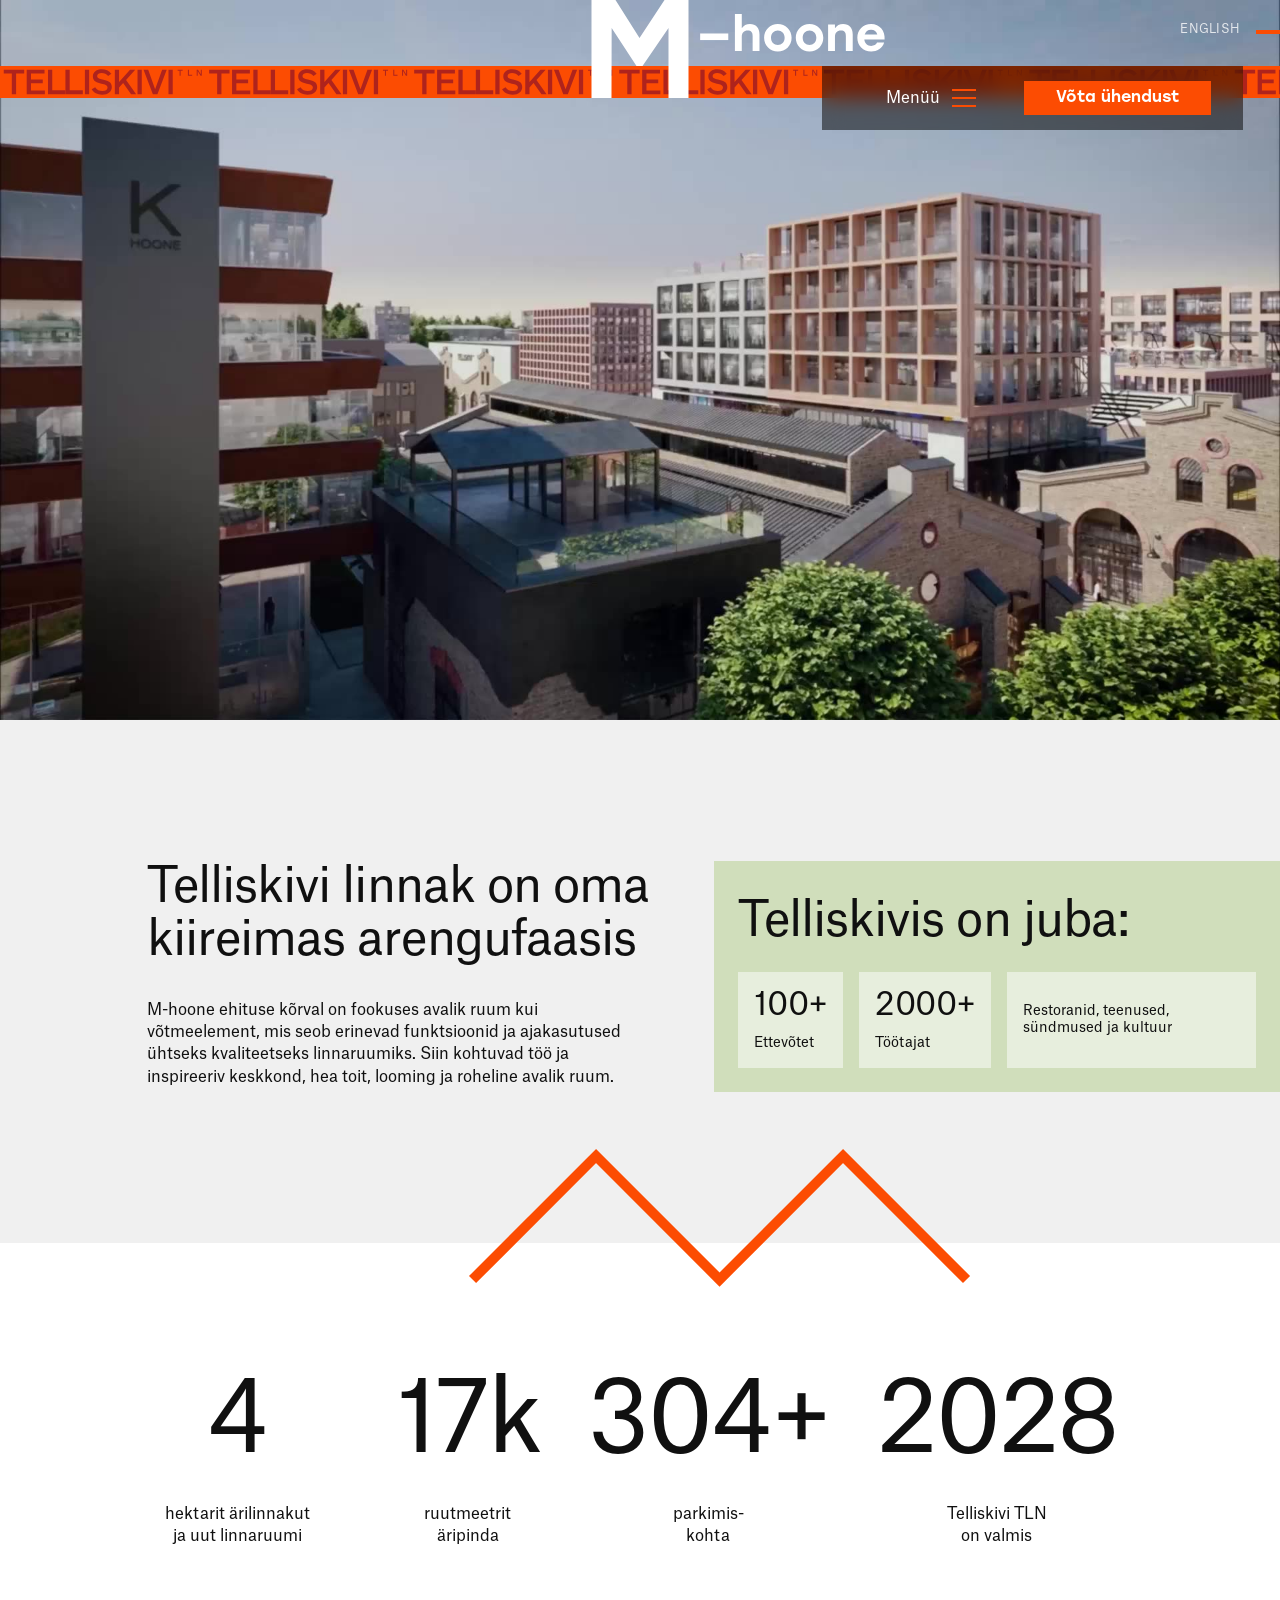
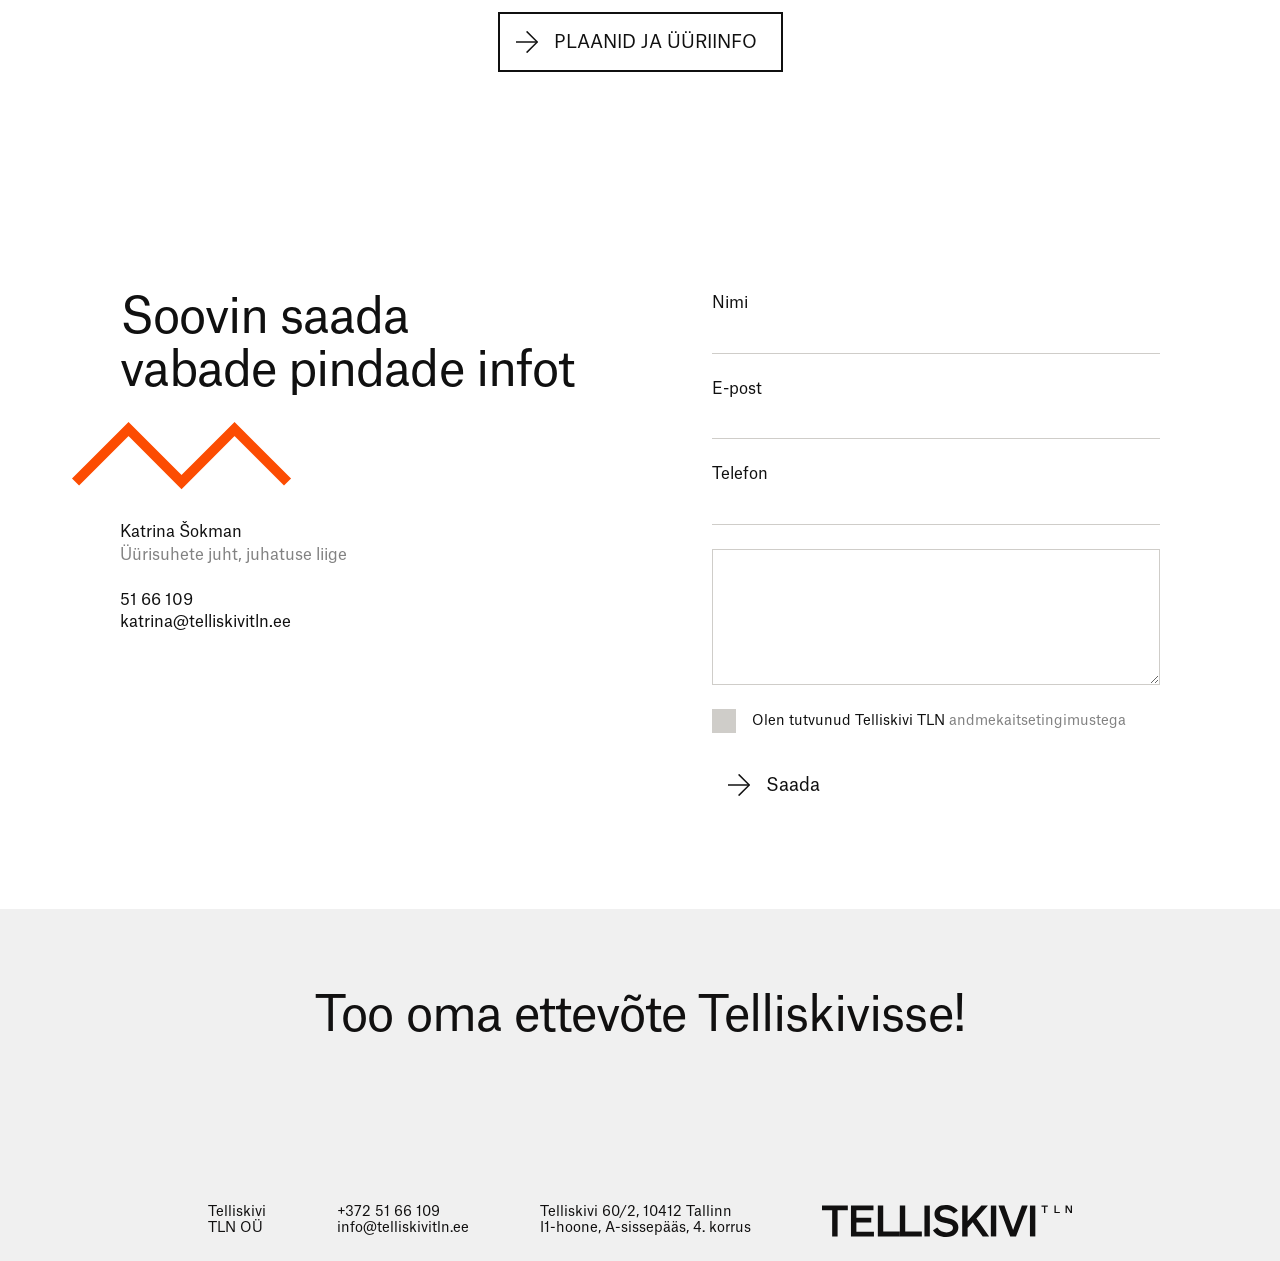
<file: index.html>
<!doctype html>
<html lang="et">
<head>
  <!-- @head -->
  <meta charset="utf-8">
  <meta name="viewport" content="width=device-width, initial-scale=1">
  <meta name="robots" content="noindex, nofollow">
  <meta name="theme-color" content="#FC4C02">
  <!-- Fonts are always fetched in CORS mode, so this preload needs crossorigin.
       That means it fails when you open the file straight from Finder (file://)
       and Chrome logs a warning — harmless, and it works correctly once the site
       is served over http, which is how the client will see it. -->
  <link rel="preload" href="assets/fonts/AtlasGrotesk-Regular-Web.woff" as="font" type="font/woff" crossorigin>
  <link rel="stylesheet" href="assets/css/tokens.css">
  <link rel="stylesheet" href="assets/css/style.css">
  <!-- /@head -->
  <title>M-hoone | Telliskivi TLN</title>
</head>
<body>

  <!-- @sprite -->
  <svg class="sprite" aria-hidden="true" focusable="false" xmlns="http://www.w3.org/2000/svg">
    <!-- nool.svg, stroke switched to currentColor so it follows the button label -->
    <symbol id="ic-nool" viewBox="0 0 22 22">
      <path d="M0 11.0024H21.2067" stroke="currentColor" stroke-width="1.5" stroke-miterlimit="10" fill="none"/>
      <path d="M10.6033 0.367188L21.2637 11.0025L10.6033 21.6378" stroke="currentColor" stroke-width="1.5" stroke-miterlimit="10" fill="none"/>
    </symbol>
    <!-- nool_small.svg — 9x9 down chevron -->
    <symbol id="ic-nool-small" viewBox="0 0 9 9">
      <path d="M4.22119 0L4.22119 7.71152" stroke="currentColor" stroke-miterlimit="10" fill="none"/>
      <path d="M0.354004 3.85596L4.22139 7.73246L8.08878 3.85596" stroke="currentColor" stroke-miterlimit="10" fill="none"/>
    </symbol>
    <!-- clear-filters X (Figma 1:33245, 18x18) -->
    <symbol id="ic-sulge" viewBox="0 0 18 18">
      <path d="M1 1L17 17" stroke="currentColor" stroke-width="1.5" stroke-miterlimit="10" fill="none"/>
      <path d="M17 1L1 17" stroke="currentColor" stroke-width="1.5" stroke-miterlimit="10" fill="none"/>
    </symbol>
  </svg>
  <!-- /@sprite -->

  <!-- @header -->
  <header class="hdr" data-header>

    <a class="hdr__lang" href="#" aria-label="Switch to English">ENGLISH</a>
    <span class="hdr__lang-bar" aria-hidden="true"></span>

    <!-- ticker — the exported strip (logo_scroll.svg), cropped to one
         205.12px x 7 word period so it tiles seamlessly. -->
    <div class="ticker" aria-hidden="true">
      <div class="ticker__track" data-ticker-track></div>
    </div>

    <!-- Logo is inlined so it can take its colour from the header:
         white over the hero video, dark on the pale pages. One asset,
         no light/dark pair to keep in sync. Source: m-hoone-logo.svg -->
    <a class="hdr__logo" href="index.html" aria-label="M-hoone, Telliskivi">
      <svg class="hdr__logo-svg" role="img" aria-label="M-hoone" width="419" height="98" viewBox="0 0 419 98" fill="none" xmlns="http://www.w3.org/2000/svg">
      <path d="M404.751 51.5759C396.495 51.5759 390.831 45.7199 390.831 37.8479C390.831 29.9279 396.543 24.0239 404.607 24.0239C413.343 24.0239 418.767 30.8879 418.095 39.5759H397.839C398.271 43.7999 401.151 45.9119 404.703 45.9119C407.343 45.9119 409.647 44.7119 410.559 42.5999H417.663C415.695 48.8399 410.415 51.5759 404.751 51.5759ZM398.175 34.5359H410.799C410.031 31.6559 407.871 29.6879 404.559 29.6879C401.199 29.6879 399.039 31.7039 398.175 34.5359Z" fill="currentColor"/>
      <path d="M361.596 50.9999V24.5999H368.46V28.1999C370.38 25.5119 373.02 24.0239 376.668 24.0239C382.62 24.0239 386.22 27.9599 386.22 34.4399V50.9999H379.356V35.9279C379.356 32.4719 378.06 30.5519 374.412 30.5519C370.524 30.5519 368.46 32.8079 368.46 37.1279V50.9999H361.596Z" fill="currentColor"/>
      <path d="M343.012 24.0239C350.644 24.0239 356.788 29.8319 356.788 37.7999C356.788 45.7679 350.74 51.5759 343.012 51.5759C335.332 51.5759 329.284 45.7199 329.284 37.7999C329.284 29.8319 335.428 24.0239 343.012 24.0239ZM343.012 30.5519C339.172 30.5519 336.196 33.4799 336.196 37.7999C336.196 42.1679 339.172 45.0479 343.012 45.0479C346.852 45.0479 349.828 42.1679 349.828 37.7999C349.828 33.4799 346.852 30.5519 343.012 30.5519Z" fill="currentColor"/>
      <path d="M311.325 24.0239C318.957 24.0239 325.101 29.8319 325.101 37.7999C325.101 45.7679 319.053 51.5759 311.325 51.5759C303.645 51.5759 297.597 45.7199 297.597 37.7999C297.597 29.8319 303.741 24.0239 311.325 24.0239ZM311.325 30.5519C307.485 30.5519 304.509 33.4799 304.509 37.7999C304.509 42.1679 307.485 45.0479 311.325 45.0479C315.165 45.0479 318.141 42.1679 318.141 37.7999C318.141 33.4799 315.165 30.5519 311.325 30.5519Z" fill="currentColor"/>
      <path d="M268.413 51V14.04H275.277V28.2C277.197 25.512 279.837 24.024 283.485 24.024C289.389 24.024 292.989 27.96 292.989 34.44V51H286.125V35.928C286.125 32.472 284.781 30.552 281.181 30.552C277.341 30.552 275.277 32.808 275.277 37.128V51H268.413Z" fill="currentColor"/>
      <path d="M261.776 33.48V40.056H233.648V33.48H261.776Z" fill="currentColor"/>
      <path d="M125 98V0H149L173 38L198 0H222V98L202 98V28L176 66L170 66L145.161 28L145 98L125 98Z" fill="currentColor"/>
      </svg>
    </a>

    <div class="hdr__menu">
      <button class="hdr__menu-btn" data-burger aria-expanded="false" aria-controls="site-nav">
        <span class="hdr__menu-label">Men&uuml;&uuml;</span>
        <span class="hdr__burger" aria-hidden="true"><i></i><i></i><i></i></span>
      </button>
      <a class="btn btn--orange" href="#kontakt">V&otilde;ta &uuml;hendust</a>
    </div>

    <!-- open menu — Figma 1:399. Blurred panel under the menu bar, right-inset 224px. -->
    <nav class="menu-drop" id="site-nav" data-nav>
      <a href="index.html" data-page="index" aria-current="page">Tutvustus</a>
      <a href="hinnad-ja-plaanid.html" data-page="hinnad-ja-plaanid">Plaanid ja &uuml;&uuml;riinfo</a>
      <a href="siseviimistlus.html" data-page="siseviimistlus">Siseviimistlus</a>
      <a href="galerii.html" data-page="galerii">Galerii</a>
      <a href="https://telliskivitln.ee" data-page="telliskivi">Telliskivi TLN</a>
    </nav>

  </header>
  <!-- /@header -->

  <main>

    <!-- ===== HERO (Figma 1:21) ===== -->
    <section class="hero">
      <div class="hero__media">
        <video class="hero__video"
               data-lazy-video
               data-src="assets/video/hero.mp4"
               poster="assets/img/hero-poster.jpg"
               muted loop playsinline preload="none"
               aria-label="Telliskivi linnak, M-hoone"></video>
      </div>
    </section>

    <!-- ===== INTRO (Figma 1:71) ===== -->
    <section class="intro">
      <div class="canvas">
      <div class="intro__grid">

        <div class="intro__text">
          <h1 class="intro__title h1" data-reveal>Telliskivi linnak on oma kiireimas arengufaasis</h1>
          <p class="intro__body" data-reveal data-reveal-delay="120">
            M-hoone ehituse k&otilde;rval on fookuses avalik ruum kui v&otilde;tmeelement, mis seob
            erinevad funktsioonid ja ajakasutused &uuml;htseks kvaliteetseks linnaruumiks. Siin
            kohtuvad t&ouml;&ouml; ja inspireeriv keskkond, hea toit, looming ja roheline avalik ruum.
          </p>
        </div>

        <aside class="already" data-reveal data-reveal-delay="200">
          <p class="already__title h1">Telliskivis on juba:</p>
          <div class="already__row">
            <div class="already__card">
              <p class="already__num h3">100+</p>
              <p class="already__label">Ettev&otilde;tet</p>
            </div>
            <div class="already__card">
              <p class="already__num h3">2000+</p>
              <p class="already__label">T&ouml;&ouml;tajat</p>
            </div>
            <div class="already__card already__card--wide">
              <p class="already__label">Restoranid, teenused, s&uuml;ndmused ja kultuur</p>
            </div>
          </div>
        </aside>

      </div>

      <!-- Figma 1:74 — bridges the grey section into the white one below -->
      <svg class="zigzag zigzag--divider" viewBox="0 0 502 138" aria-hidden="true" data-reveal>
        <path d="M3.53552 130.571L127.036 7.07129L250.536 130.571L374.036 7.07129L497.536 130.571"/>
      </svg>
      </div>
    </section>

    <!-- ===== STATS (Figma 1:86) ===== -->
    <section class="stats">
      <div class="stats__row">
        <div class="stat" data-reveal>
          <p class="stat__num h2" data-count-to="5">5</p>
          <p class="stat__label">hektarit &auml;rilinnakut ja uut linnaruumi</p>
        </div>
        <div class="stat" data-reveal data-reveal-delay="80">
          <p class="stat__num h2" data-count-to="20" data-count-suffix="k">20k</p>
          <p class="stat__label">ruutmeetrit<br>&auml;ripinda</p>
        </div>
        <div class="stat" data-reveal data-reveal-delay="160">
          <p class="stat__num h2" data-count-to="400" data-count-suffix="+">400+</p>
          <p class="stat__label">parkimis-<br>kohta</p>
        </div>
        <div class="stat" data-reveal data-reveal-delay="240">
          <p class="stat__num h2">2028</p>
          <p class="stat__label">Telliskivi TLN<br>on valmis</p>
        </div>
      </div>

      <a class="nupp nupp--outline" href="hinnad-ja-plaanid.html" data-reveal data-reveal-delay="320">
        <svg class="nupp__arrow" aria-hidden="true"><use href="#ic-nool"/></svg>
        PLAANID JA &Uuml;&Uuml;RIINFO
      </a>
    </section>

  </main>

  <!-- @contact -->
  <section class="contact" id="kontakt">
    <div class="canvas">
    <div class="contact__inner">

      <div class="contact__left">
        <h2 class="contact__title" data-reveal>Soovin saada<br>vabade pindade infot</h2>



        <div class="contact__person" data-reveal data-reveal-delay="200">
          <p class="contact__name">Katrina &Scaron;okman</p>
          <p class="contact__role">&Uuml;&uuml;risuhete juht, juhatuse liige</p>
          <p class="contact__line"><a href="tel:+3725166109">51 66 109</a></p>
          <p class="contact__line"><a href="mailto:katrina@telliskivitln.ee">katrina@telliskivitln.ee</a></p>
        </div>
      </div>

      <form class="contact__form" data-fake-submit data-reveal data-reveal-delay="120">
        <label class="ufield">
          <span class="ufield__label">Nimi</span>
          <input class="ufield__input" type="text" name="nimi" required>
        </label>

        <label class="ufield">
          <span class="ufield__label">E-post</span>
          <input class="ufield__input" type="email" name="epost" required>
        </label>

        <label class="ufield">
          <span class="ufield__label">Telefon</span>
          <input class="ufield__input" type="tel" name="telefon">
        </label>

        <textarea class="contact__message" name="sonum" rows="5" aria-label="S&otilde;num"></textarea>

        <label class="checkbox">
          <input type="checkbox" required>
          <span class="checkbox__box" aria-hidden="true"></span>
          <span class="checkbox__text">Olen tutvunud Telliskivi TLN <a href="#">andmekaitsetingimustega</a></span>
        </label>

        <button class="nupp nupp--soft" type="submit">
          <svg class="nupp__arrow" aria-hidden="true"><use href="#ic-nool"/></svg>
          Saada
        </button>

        <p class="contact__sent" data-form-message hidden>Alt&auml;nan! V&otilde;tame teiega peagi &uuml;hendust.</p>
      </form>
      </div>

      <svg class="zigzag zigzag--contact" viewBox="0 0 220 68" aria-hidden="true" data-reveal data-reveal-delay="120">
        <path d="M3.53564 60.0713L56.5356 7.07129L109.536 60.0713L162.536 7.07129L215.536 60.0713"/>
      </svg>
    </div>
  </section>
  <!-- /@contact -->

  <!-- @cta -->
  <section class="cta">
    <p class="cta__text" data-reveal>Too oma ettev&otilde;te Telliskivisse!</p>
  </section>
  <!-- /@cta -->

  <!-- @footer -->
  <footer class="ftr">
    <div class="ftr__inner">
      <div class="ftr__col">
        <p>Telliskivi<br>TLN O&Uuml;</p>
      </div>
      <div class="ftr__col">
        <p><a href="tel:+3725166109">+372 51 66 109</a><br><a href="mailto:info@telliskivitln.ee">info@telliskivitln.ee</a></p>
      </div>
      <div class="ftr__col">
        <p>Telliskivi 60/2, 10412 Tallinn<br>I1-hoone, A-sissep&auml;&auml;s, 4. korrus</p>
      </div>
      <div class="ftr__brand">
        <img src="assets/img/telliskivitlnfooterlogo.svg" alt="Telliskivi TLN" width="250" height="32">
      </div>
    </div>
  </footer>
  <!-- /@footer -->

  <script src="assets/js/main.js"></script>
</body>
</html>
</file>
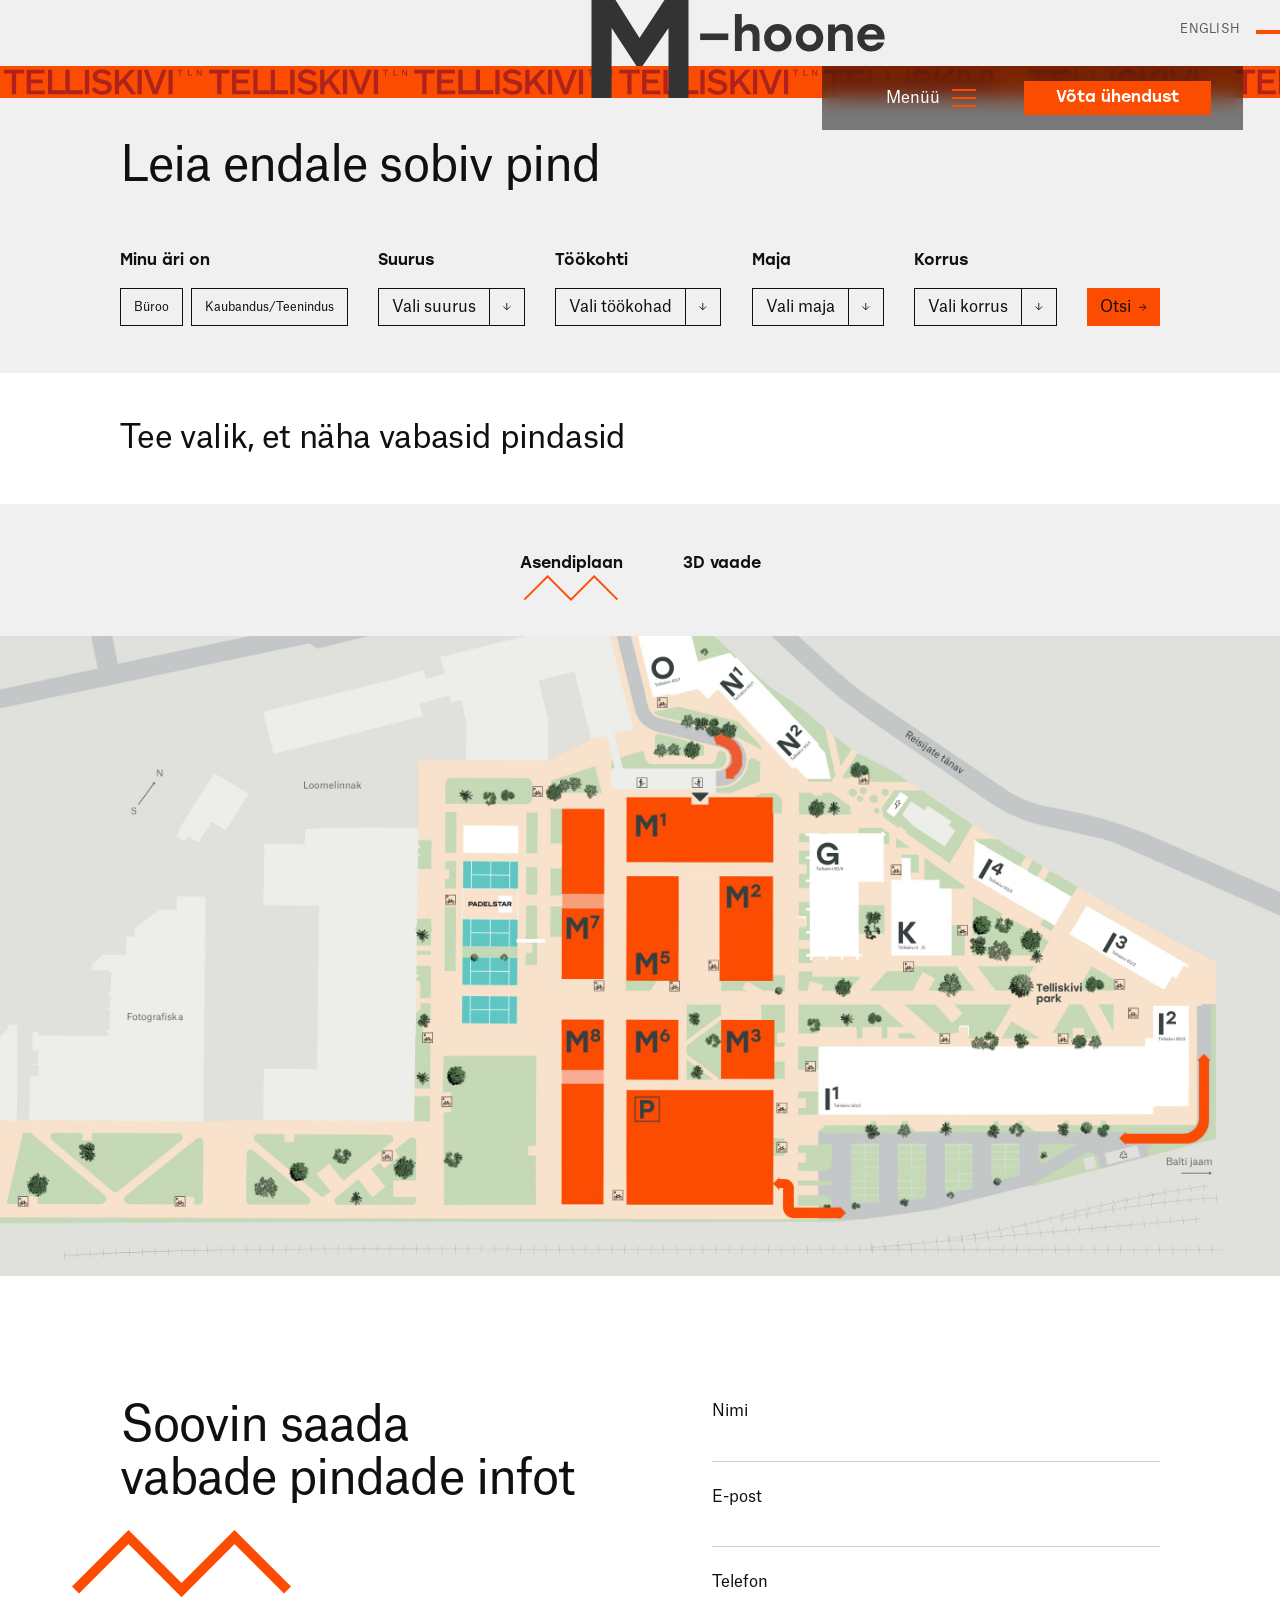
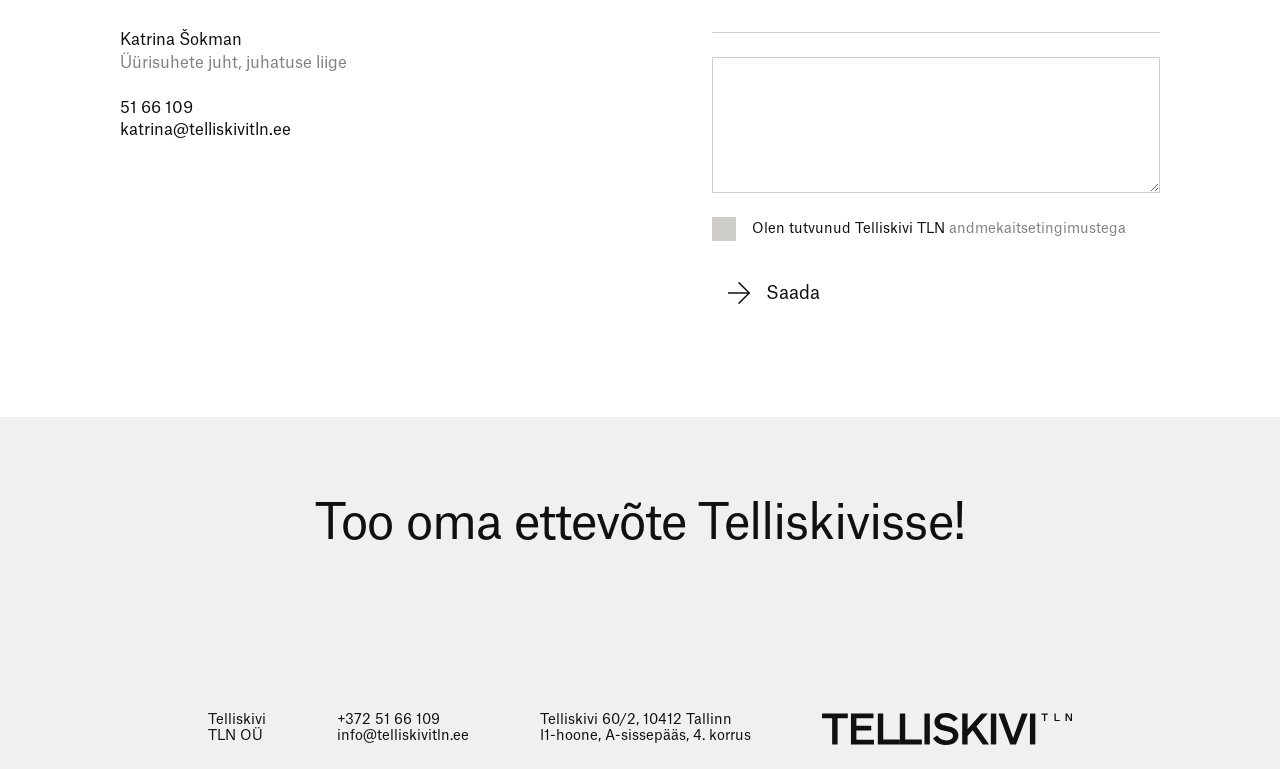
<file: hinnad-ja-plaanid.html>
<!doctype html>
<html lang="et">
<head>
  <!-- @head -->
  <meta charset="utf-8">
  <meta name="viewport" content="width=device-width, initial-scale=1">
  <meta name="robots" content="noindex, nofollow">
  <meta name="theme-color" content="#FC4C02">
  <!-- Fonts are always fetched in CORS mode, so this preload needs crossorigin.
       That means it fails when you open the file straight from Finder (file://)
       and Chrome logs a warning — harmless, and it works correctly once the site
       is served over http, which is how the client will see it. -->
  <link rel="preload" href="assets/fonts/AtlasGrotesk-Regular-Web.woff" as="font" type="font/woff" crossorigin>
  <link rel="stylesheet" href="assets/css/tokens.css">
  <link rel="stylesheet" href="assets/css/style.css">
  <!-- /@head -->
  <title>Hinnad ja plaanid | Telliskivi TLN</title>
</head>
<body class="page--light">

  <!-- @sprite -->
  <svg class="sprite" aria-hidden="true" focusable="false" xmlns="http://www.w3.org/2000/svg">
    <!-- nool.svg, stroke switched to currentColor so it follows the button label -->
    <symbol id="ic-nool" viewBox="0 0 22 22">
      <path d="M0 11.0024H21.2067" stroke="currentColor" stroke-width="1.5" stroke-miterlimit="10" fill="none"/>
      <path d="M10.6033 0.367188L21.2637 11.0025L10.6033 21.6378" stroke="currentColor" stroke-width="1.5" stroke-miterlimit="10" fill="none"/>
    </symbol>
    <!-- nool_small.svg — 9x9 down chevron -->
    <symbol id="ic-nool-small" viewBox="0 0 9 9">
      <path d="M4.22119 0L4.22119 7.71152" stroke="currentColor" stroke-miterlimit="10" fill="none"/>
      <path d="M0.354004 3.85596L4.22139 7.73246L8.08878 3.85596" stroke="currentColor" stroke-miterlimit="10" fill="none"/>
    </symbol>
    <!-- clear-filters X (Figma 1:33245, 18x18) -->
    <symbol id="ic-sulge" viewBox="0 0 18 18">
      <path d="M1 1L17 17" stroke="currentColor" stroke-width="1.5" stroke-miterlimit="10" fill="none"/>
      <path d="M17 1L1 17" stroke="currentColor" stroke-width="1.5" stroke-miterlimit="10" fill="none"/>
    </symbol>
  </svg>
  <!-- /@sprite -->

  <!-- @header -->
  <header class="hdr" data-header>

    <a class="hdr__lang" href="#" aria-label="Switch to English">ENGLISH</a>
    <span class="hdr__lang-bar" aria-hidden="true"></span>

    <!-- ticker — the exported strip (logo_scroll.svg), cropped to one
         205.12px x 7 word period so it tiles seamlessly. -->
    <div class="ticker" aria-hidden="true">
      <div class="ticker__track" data-ticker-track></div>
    </div>

    <!-- Logo is inlined so it can take its colour from the header:
         white over the hero video, dark on the pale pages. One asset,
         no light/dark pair to keep in sync. Source: m-hoone-logo.svg -->
    <a class="hdr__logo" href="index.html" aria-label="M-hoone, Telliskivi">
      <svg class="hdr__logo-svg" role="img" aria-label="M-hoone" width="419" height="98" viewBox="0 0 419 98" fill="none" xmlns="http://www.w3.org/2000/svg">
      <path d="M404.751 51.5759C396.495 51.5759 390.831 45.7199 390.831 37.8479C390.831 29.9279 396.543 24.0239 404.607 24.0239C413.343 24.0239 418.767 30.8879 418.095 39.5759H397.839C398.271 43.7999 401.151 45.9119 404.703 45.9119C407.343 45.9119 409.647 44.7119 410.559 42.5999H417.663C415.695 48.8399 410.415 51.5759 404.751 51.5759ZM398.175 34.5359H410.799C410.031 31.6559 407.871 29.6879 404.559 29.6879C401.199 29.6879 399.039 31.7039 398.175 34.5359Z" fill="currentColor"/>
      <path d="M361.596 50.9999V24.5999H368.46V28.1999C370.38 25.5119 373.02 24.0239 376.668 24.0239C382.62 24.0239 386.22 27.9599 386.22 34.4399V50.9999H379.356V35.9279C379.356 32.4719 378.06 30.5519 374.412 30.5519C370.524 30.5519 368.46 32.8079 368.46 37.1279V50.9999H361.596Z" fill="currentColor"/>
      <path d="M343.012 24.0239C350.644 24.0239 356.788 29.8319 356.788 37.7999C356.788 45.7679 350.74 51.5759 343.012 51.5759C335.332 51.5759 329.284 45.7199 329.284 37.7999C329.284 29.8319 335.428 24.0239 343.012 24.0239ZM343.012 30.5519C339.172 30.5519 336.196 33.4799 336.196 37.7999C336.196 42.1679 339.172 45.0479 343.012 45.0479C346.852 45.0479 349.828 42.1679 349.828 37.7999C349.828 33.4799 346.852 30.5519 343.012 30.5519Z" fill="currentColor"/>
      <path d="M311.325 24.0239C318.957 24.0239 325.101 29.8319 325.101 37.7999C325.101 45.7679 319.053 51.5759 311.325 51.5759C303.645 51.5759 297.597 45.7199 297.597 37.7999C297.597 29.8319 303.741 24.0239 311.325 24.0239ZM311.325 30.5519C307.485 30.5519 304.509 33.4799 304.509 37.7999C304.509 42.1679 307.485 45.0479 311.325 45.0479C315.165 45.0479 318.141 42.1679 318.141 37.7999C318.141 33.4799 315.165 30.5519 311.325 30.5519Z" fill="currentColor"/>
      <path d="M268.413 51V14.04H275.277V28.2C277.197 25.512 279.837 24.024 283.485 24.024C289.389 24.024 292.989 27.96 292.989 34.44V51H286.125V35.928C286.125 32.472 284.781 30.552 281.181 30.552C277.341 30.552 275.277 32.808 275.277 37.128V51H268.413Z" fill="currentColor"/>
      <path d="M261.776 33.48V40.056H233.648V33.48H261.776Z" fill="currentColor"/>
      <path d="M125 98V0H149L173 38L198 0H222V98L202 98V28L176 66L170 66L145.161 28L145 98L125 98Z" fill="currentColor"/>
      </svg>
    </a>

    <div class="hdr__menu">
      <button class="hdr__menu-btn" data-burger aria-expanded="false" aria-controls="site-nav">
        <span class="hdr__menu-label">Men&uuml;&uuml;</span>
        <span class="hdr__burger" aria-hidden="true"><i></i><i></i><i></i></span>
      </button>
      <a class="btn btn--orange" href="#kontakt">V&otilde;ta &uuml;hendust</a>
    </div>

    <!-- open menu — Figma 1:399. Blurred panel under the menu bar, right-inset 224px. -->
    <nav class="menu-drop" id="site-nav" data-nav>
      <a href="index.html" data-page="index">Tutvustus</a>
      <a href="hinnad-ja-plaanid.html" data-page="hinnad-ja-plaanid" aria-current="page">Plaanid ja &uuml;&uuml;riinfo</a>
      <a href="siseviimistlus.html" data-page="siseviimistlus">Siseviimistlus</a>
      <a href="galerii.html" data-page="galerii">Galerii</a>
      <a href="https://telliskivitln.ee" data-page="telliskivi">Telliskivi TLN</a>
    </nav>

  </header>
  <!-- /@header -->

  <main>

    <div data-screen="list">
    <!-- ===== FIND (Figma 1:60052) ===== -->
    <section class="find">
      <div class="canvas">

        <div class="find__head">
          <h1 class="h1">Leia endale sobiv pind</h1>
        </div>

        <form class="filters" data-filters>
          <div class="filters__row">

            <div class="filter">
              <p class="filter__title">Minu &auml;ri on</p>
              <div class="filter__chips">
                <button class="chip" type="button" data-chip="B&uuml;roo" aria-pressed="false">B&uuml;roo</button>
                <button class="chip" type="button" data-chip="Kaubandus/Teenindus" aria-pressed="false">Kaubandus/Teenindus</button>
              </div>
            </div>

            <div class="filter">
              <p class="filter__title">Suurus</p>
          <div class="field" data-select="suurus">
            <button class="field__control" type="button" data-toggle aria-expanded="false" aria-haspopup="listbox">
              <span class="field__box"><span class="field__label" data-label>Vali suurus</span></span>
              <span class="field__chev"><svg class="chev" aria-hidden="true"><use href="#ic-nool-small"/></svg></span>
            </button>
            <div class="dd" role="listbox">
              <button class="dd__opt" type="button" data-opt="100-200">100-200 m<sup>2</sup></button>
              <button class="dd__opt" type="button" data-opt="200-300">200-300 m<sup>2</sup></button>
              <button class="dd__opt" type="button" data-opt="300-400">300-400 m<sup>2</sup></button>
            </div>
          </div>
            </div>

            <div class="filter">
              <p class="filter__title">T&ouml;&ouml;kohti</p>
          <div class="field" data-select="tookohti">
            <button class="field__control" type="button" data-toggle aria-expanded="false" aria-haspopup="listbox">
              <span class="field__box"><span class="field__label" data-label>Vali t&ouml;&ouml;kohad</span></span>
              <span class="field__chev"><svg class="chev" aria-hidden="true"><use href="#ic-nool-small"/></svg></span>
            </button>
            <div class="dd" role="listbox">
              <button class="dd__opt" type="button" data-opt="0-15">kuni 15</button>
              <button class="dd__opt" type="button" data-opt="15-30">15-30</button>
              <button class="dd__opt" type="button" data-opt="30-50">30-50</button>
              <button class="dd__opt" type="button" data-opt="50-999">50+</button>
            </div>
          </div>
            </div>

            <div class="filter">
              <p class="filter__title">Maja</p>
          <div class="field" data-select="maja">
            <button class="field__control" type="button" data-toggle aria-expanded="false" aria-haspopup="listbox">
              <span class="field__box"><span class="field__label" data-label>Vali maja</span></span>
              <span class="field__chev"><svg class="chev" aria-hidden="true"><use href="#ic-nool-small"/></svg></span>
            </button>
            <div class="dd" role="listbox">
              <button class="dd__opt" type="button" data-opt="M3">M3</button>
              <button class="dd__opt" type="button" data-opt="M4">M4</button>
              <button class="dd__opt" type="button" data-opt="M5">M5</button>
              <button class="dd__opt" type="button" data-opt="M6">M6</button>
              <button class="dd__opt" type="button" data-opt="M7">M7</button>
              <button class="dd__opt" type="button" data-opt="M8">M8</button>
            </div>
          </div>
            </div>

            <div class="filter">
              <p class="filter__title">Korrus</p>
          <div class="field" data-select="korrus">
            <button class="field__control" type="button" data-toggle aria-expanded="false" aria-haspopup="listbox">
              <span class="field__box"><span class="field__label" data-label>Vali korrus</span></span>
              <span class="field__chev"><svg class="chev" aria-hidden="true"><use href="#ic-nool-small"/></svg></span>
            </button>
            <div class="dd" role="listbox">
              <button class="dd__opt" type="button" data-opt="1">1</button>
              <button class="dd__opt" type="button" data-opt="2">2</button>
              <button class="dd__opt" type="button" data-opt="3">3</button>
              <button class="dd__opt" type="button" data-opt="4">4</button>
              <button class="dd__opt" type="button" data-opt="5">5</button>
              <button class="dd__opt" type="button" data-opt="6">6</button>
            </div>
          </div>
            </div>

            <div class="filter filter--action">
              <p class="filter__title" aria-hidden="true">&nbsp;</p>
              <button class="otsi" type="submit" data-otsi>
                Otsi
                <svg class="otsi__arrow" aria-hidden="true"><use href="#ic-nool-small"/></svg>
              </button>
              <button class="tyhjenda" type="button" data-reset hidden>
                <span class="tyhjenda__icon"><svg class="x" aria-hidden="true"><use href="#ic-sulge"/></svg></span>
                T&uuml;hjenda filtrid
              </button>
            </div>

          </div>
        </form>


      </div>
    </section>

    <!-- ===== RESULTS (Figma 1:33287) ===== -->
    <section class="results">
      <div class="canvas">
        <h2 class="results__count h1" data-count>Tee valik, et n&auml;ha vabasid pindasid</h2>
        <div class="pinnad" data-grid></div>
      </div>
    </section>


    <!-- ===== MAP NAV (Figma 4:3834) — two tabs, and they switch the map,
         not the page. Sits between the cards and the map. ===== -->
    <nav class="maptabs">
      <button class="tab is-active" type="button" data-tab="asendiplaan" aria-current="page">Asendiplaan
            <svg class="tab__mark" viewBox="0 0 502 138" aria-hidden="true">
              <path d="M3.53552 130.571L127.036 7.07129L250.536 130.571L374.036 7.07129L497.536 130.571"/>
            </svg>
      </button>
      <button class="tab" type="button" data-tab="3d">3D vaade
            <svg class="tab__mark" viewBox="0 0 502 138" aria-hidden="true">
              <path d="M3.53552 130.571L127.036 7.07129L250.536 130.571L374.036 7.07129L497.536 130.571"/>
            </svg>
      </button>
    </nav>

    <!-- ===== MAP (Figma 1:33703) ===== -->
    <section class="plan" data-view="asendiplaan">
      <div class="plan__stage">
        <img class="plan__map" src="assets/img/asendiplaan.jpg"
             alt="Telliskivi linnaku asendiplaan" width="1440" height="720" loading="lazy">
      </div>
    </section>

    <!-- ===== 3D VAADE (Figma 1:27552) — hover tints the building and
         raises a tooltip on a leader line ===== -->
    <section class="plan" data-view="3d" hidden>
      <div class="plan__stage" data-stage3d>
        <img class="plan__map" src="assets/img/3d.jpg"
             alt="M-hoone 3D vaade" width="1440" height="720" loading="lazy">

        <svg class="hot3d" viewBox="0 0 1440 720" xmlns="http://www.w3.org/2000/svg" aria-hidden="true" xmlns:c2pa="http://c2pa.org/manifest"><metadata><c2pa:manifest>[base64]/[base64]/rcAAACAY2JvcqVjYWxnZnNoYTI1NmNwYWRNAAAAAAAAAAAAAAAAAGRoYXNoWCB/[base64]/[base64]/yZqifwlg9NF8WK9sC2r08H/en+4HCxw/[base64]/[base64]/3cyjxFA3Qo5S46fX0/ihY0VZ7mfb9KF703t5OjWDBWMA4GA1UdDwEB/wQEAwIHgDAVBgNVHSUEDjAMBgorBgEEAYPoXgIBMAwGA1UdEwEB/wQCMAAwHwYDVR0jBBgwFoAUzlHiBIFOZFsj+OPEz5o+nMHXXMIwCgYIKoZIzj0EAwMDZwAwZAIwMXMdFJ4BetLLVY7ORuE9noqbbAZOZn/aArXyTwFAZfKrPzxF2vPoJNf1+UCdg1XGAjBwX1zd9WGqYkqmL5SFqw1QySjr1zJfpJM9+1rdDwSPLMOPOjKuiXjoU/[base64]/BGq/X99u+AKgS4Ag1JaM6KM6RDeBYqE3xVrmPyUtm6A3upMV2yjAXZZtjwFSsBvna+GMOszCuHW1dBA=</c2pa:manifest></metadata>
          <g class="h3" data-maja="M7" data-anchor="399,303">
            <path d="M215 241L218 333.5L316.5 365L338.5 351V371.5L529 430.5L583.5 394.5L582 296L577.5 294.5V292.5L567 289.5V287L552 282.5V268.5L307.5 197L286 209.5L279 207L275.5 209.5L272.5 208.5L215 241Z"/>
          </g>
          <g class="h3" data-maja="Parkimismaja" data-anchor="1068,331">
            <path d="M981 242L847.5 333.5L938.5 360V382L969.5 391V407L1008.5 421L1008 488L1004 490.5V492.5L1031.5 503.5L1196.5 371L1197.5 355L1195 351.5L1196.5 303L981 242Z"/>
          </g>
        </svg>

        <div class="tip3d" data-tip hidden>
          <span class="tip3d__box" data-tip-label></span>
          <span class="tip3d__leader" aria-hidden="true"></span>
        </div>
      </div>
    </section>

    </div>

    <!-- ===== DETAILVAADE (Figma 1:61366) — behind "Vaata plaani" ===== -->
    <section class="detail" data-screen="detail" hidden>
      <div class="canvas detail__grid">

        <div class="detail__side">
          <button class="tagasi" type="button" data-tagasi>
            <svg class="tagasi__arrow" aria-hidden="true"><use href="#ic-nool"/></svg>
            Tagasi
          </button>

          <div class="spec">
            <p class="spec__korrus"><span data-d-korrus>1</span></p>

            <div class="spec__row">
              <div class="spec__cell">
                <p class="spec__label">Suurus</p>
                <p class="spec__value" data-d-suurus>80 m<sup>2</sup></p>
              </div>
              <div class="spec__cell">
                <p class="spec__label">T&ouml;&ouml;kohti</p>
                <p class="spec__value" data-d-tookohti>25</p>
              </div>
            </div>

            <div class="spec__row">
              <div class="spec__cell">
                <p class="spec__label">Funktsioon</p>
                <p class="spec__value" data-d-funktsioon>B&uuml;roo</p>
              </div>
              <div class="spec__cell">
                <p class="spec__label">&Uuml;&uuml;rihind kuus</p>
                <p class="spec__value" data-d-hind>al 22 eur/m<sup>2</sup></p>
              </div>
            </div>

            <div class="spec__row spec__row--wide">
              <div class="spec__cell">
                <p class="spec__label">Lisainfo</p>
                <p class="spec__value" data-d-lisa>K&otilde;rged laed (6m)</p>
              </div>
            </div>

            <p class="spec__note">&Uuml;&uuml;rihinna sees sisaldub&hellip;.,<br>ei sisaldu&hellip;.</p>
          </div>

          <button class="nupp nupp--outline spec__cta" type="button">
            <svg class="nupp__arrow" aria-hidden="true"><use href="#ic-nool"/></svg>
            SAADA P&Auml;RING
          </button>

          <div class="locator">
          <svg class="minimap" role="img" aria-label="Asukoht linnakus" width="241" height="220" viewBox="0 0 241 220" fill="none" xmlns="http://www.w3.org/2000/svg" xmlns:c2pa="http://c2pa.org/manifest"><metadata><c2pa:manifest>[base64]/[base64]/HhvSDwAAAZljYm9yomdhY3Rpb25zgqJmYWN0aW9ua2MycGEub3BlbmVkanBhcmFtZXRlcnOha2luZ3JlZGllbnRzgaJjdXJseC1zZWxmI2p1bWJmPWMycGEuYXNzZXJ0aW9ucy9jMnBhLmluZ3JlZGllbnQudjNkaGFzaFgg9l+FNt68488zG+De6Et1/kqT/[base64]/[base64]/3cyjxFA3Qo5S46fX0/ihY0VZ7mfb9KF703t5OjWDBWMA4GA1UdDwEB/wQEAwIHgDAVBgNVHSUEDjAMBgorBgEEAYPoXgIBMAwGA1UdEwEB/wQCMAAwHwYDVR0jBBgwFoAUzlHiBIFOZFsj+OPEz5o+nMHXXMIwCgYIKoZIzj0EAwMDZwAwZAIwMXMdFJ4BetLLVY7ORuE9noqbbAZOZn/aArXyTwFAZfKrPzxF2vPoJNf1+UCdg1XGAjBwX1zd9WGqYkqmL5SFqw1QySjr1zJfpJM9+1rdDwSPLMOPOjKuiXjoU/[base64]/KxiDqol2lCjfIAMKLkiYRg768s3iI/1iTSAgRxoEC0HE2DGOV8O3rQ6FlItsyULwDp/kN9BPjq34=</c2pa:manifest></metadata>
          <rect class="mm__b" data-mm="M7a" x="30" width="23.4146" height="47.3171"/>
          <rect class="mm__b" data-mm="M7b" x="30" y="54.6343" width="23.4146" height="40"/>
          <rect class="mm__b" data-mm="M5" x="65.6099" y="38.0488" width="28.7805" height="56.5854"/>
          <rect class="mm__b" data-mm="M2" x="117.317" y="38.0488" width="28.7805" height="56.5854"/>
          <rect class="mm__b" data-mm="M3" x="117.317" y="118.049" width="28.7805" height="33.1707"/>
          <rect class="mm__b" data-mm="M6" x="65.6099" y="118.049" width="28.7805" height="33.1707"/>
          <rect class="mm__b" data-mm="M8" x="30" y="124.878" width="23.4146" height="95.1219"/>
          <path d="M10 110.736L1.88034 110.736L1.88034 109.749L9.11904 109.749L9.11904 105.716L10 105.716L10 110.736Z" fill="#666D6D"/>
          <path d="M10.138 102.361C10.138 104.007 8.94922 104.856 7.19792 104.856C5.46785 104.856 4.26847 103.9 4.26847 102.34C4.26847 100.674 5.46785 99.8459 7.19792 99.8459C8.94922 99.8459 10.138 100.79 10.138 102.361ZM5.00084 102.351C5.00084 103.37 5.83934 103.869 7.19792 103.869C8.56712 103.869 9.39501 103.412 9.39501 102.33C9.39501 101.289 8.56712 100.833 7.19792 100.833C5.83934 100.833 5.00084 101.279 5.00084 102.351ZM10.138 96.2355C10.138 97.8807 8.94922 98.7298 7.19792 98.7298C5.46785 98.7298 4.26847 97.7746 4.26847 96.2143C4.26847 94.5479 5.46785 93.72 7.19792 93.72C8.94922 93.72 10.138 94.6647 10.138 96.2355ZM5.00083 96.2249C5.00083 97.2439 5.83934 97.7427 7.19792 97.7427C8.56712 97.7427 9.39501 97.2863 9.39501 96.2037C9.39501 95.1635 8.56712 94.7071 7.19792 94.7071C5.83934 94.7071 5.00083 95.1529 5.00083 96.2249Z" fill="#666D6D"/>
          <path d="M10 92.1292L4.40645 92.1292L4.40645 91.2271L5.3511 91.2271L5.3511 91.2058C4.77794 90.9511 4.26847 90.3036 4.26847 89.4121C4.26847 88.563 4.65058 87.9261 5.42539 87.7245L5.42539 87.7032C4.84163 87.491 4.26847 86.801 4.26847 85.8776C4.26847 84.8269 4.77794 84.1051 6.10468 84.1051L10 84.1051L10 85.0604L6.53986 85.0604C6.13653 85.0604 5.70135 85.0604 5.42539 85.262C5.16004 85.4531 5.06452 85.7609 5.06452 86.1324C5.06452 87.1725 5.7332 87.6395 6.646 87.6395L10 87.6395L10 88.5948L6.53986 88.5948C6.13653 88.5948 5.71197 88.5948 5.43601 88.7965C5.17066 88.9875 5.06452 89.2953 5.06452 89.6668C5.06452 90.707 5.7332 91.174 6.62477 91.174L10 91.174L10 92.1292Z" fill="#666D6D"/>
          <path d="M6.70968 78.7245L6.646 78.7245C5.71197 78.7457 4.99022 79.1172 4.99022 80.0937C4.99022 80.9852 5.69074 81.4735 6.70968 81.5902L6.70968 78.7245ZM8.53528 77.8223C9.50114 78.0239 10.138 78.8518 10.138 80.0512C10.138 81.76 8.89615 82.5773 7.22976 82.5773C5.57399 82.5773 4.26847 81.6857 4.26847 80.083C4.26847 78.406 5.56337 77.748 6.97503 77.748L7.46327 77.748L7.46327 81.6008C8.62019 81.5372 9.40562 81.0701 9.40562 80.0194C9.40562 79.0853 8.86431 78.8412 8.53528 78.7457L8.53528 77.8223Z" fill="#666D6D"/>
          <path d="M10 76.1468L1.63622 76.1468L1.63622 75.1916L10 75.1916L10 76.1468Z" fill="#666D6D"/>
          <path d="M3.13278 73.1417L2.10323 73.1417L2.10323 72.1334L3.13278 72.1334L3.13278 73.1417ZM10 73.1205L4.40645 73.1205L4.40645 72.1546L10 72.1546L10 73.1205ZM10 66.6003L6.55047 66.6003C6.14714 66.6003 5.70135 66.6003 5.43601 66.802C5.17066 66.9931 5.06452 67.3115 5.06452 67.683C5.06452 68.7231 5.7332 69.2008 6.646 69.2008L10 69.2008L10 70.156L4.40645 70.156L4.40645 69.2538L5.35109 69.2538L5.35109 69.2326C4.77794 68.9673 4.26847 68.3198 4.26847 67.4282C4.26847 66.3562 4.77794 65.6451 6.10468 65.6451L10 65.6451L10 66.6003ZM10 60.1428L6.55047 60.1428C6.14714 60.1428 5.70135 60.1428 5.43601 60.3445C5.17066 60.5356 5.06452 60.854 5.06452 61.2255C5.06452 62.2656 5.7332 62.7433 6.646 62.7433L10 62.7433L10 63.6985L4.40645 63.6985L4.40645 62.7963L5.35109 62.7963L5.35109 62.7751C4.77794 62.5097 4.26847 61.8623 4.26847 60.9707C4.26847 59.8987 4.77794 59.1876 6.10468 59.1876L10 59.1876L10 60.1428ZM9.32071 55.7975C9.32071 55.0864 8.84308 54.2054 7.46327 54.2054L7.3359 54.2054C7.38897 55.4154 7.4845 56.1053 7.74984 56.4662C7.90905 56.6785 8.14256 56.774 8.43975 56.774C9.0129 56.774 9.32071 56.4025 9.32071 55.7975ZM5.93486 56.5405L5.93486 57.4533C4.94776 57.4321 4.26847 56.6785 4.26847 55.3411C4.26847 53.9507 4.85224 53.2714 6.3488 53.2714L8.6308 53.2714C9.07659 53.2714 9.25702 53.1759 9.26764 52.7619L10.0425 52.7619L10.0425 52.8787C10.0425 53.7703 9.72404 54.0674 9.05536 54.163L9.05536 54.1842C9.71342 54.4814 10.0955 55.1501 10.0955 55.9779C10.0955 57.0924 9.49053 57.7505 8.49282 57.7505C7.87721 57.7505 7.36774 57.4851 7.08117 56.912C6.77336 56.3282 6.66722 55.4579 6.62477 54.2054L6.38065 54.2054C5.37232 54.2054 4.97961 54.5875 4.97961 55.373C4.97961 56.2008 5.45723 56.5086 5.93486 56.5405Z" fill="#666D6D"/>
          <path d="M8.29116 50.047L10 50.047L10 51.0023L1.63622 51.0023L1.63622 50.047L7.10239 50.047L4.40645 47.712L4.40645 46.5975L6.50801 48.4656L10 46.364L10 47.4785L7.24038 49.113L8.29116 50.047Z" fill="#666D6D"/>
          <rect class="mm__b" data-mm="M4" x="65.6099" y="157.073" width="80.4878" height="62.9268"/>
          <rect class="mm__unit" data-mm-unit x="0" y="0" width="0" height="0" fill="#AF231C"/>
          <path d="M159.17 208.963H156.135V200.613H159.421C160.851 200.613 161.997 201.279 161.997 202.643C161.997 203.658 161.429 204.291 160.469 204.509V204.531C161.516 204.706 162.259 205.536 162.259 206.54C162.259 208.417 160.851 208.963 159.17 208.963ZM157.15 204.127H159.235C160.119 204.127 160.938 203.811 160.938 202.741C160.938 201.835 160.294 201.431 159.366 201.431H157.15V204.127ZM157.15 208.144H159.181C160.403 208.144 161.2 207.729 161.2 206.474C161.2 205.372 160.414 204.968 159.093 204.968H157.15V208.144Z" fill="#666D6D"/>
          <path d="M165.358 208.264C166.089 208.264 166.995 207.773 166.995 206.354V206.223C165.751 206.278 165.042 206.376 164.67 206.649C164.452 206.813 164.354 207.053 164.354 207.358C164.354 207.948 164.736 208.264 165.358 208.264ZM164.594 204.782H163.655C163.677 203.767 164.452 203.069 165.828 203.069C167.257 203.069 167.956 203.669 167.956 205.208V207.555C167.956 208.013 168.054 208.199 168.48 208.21V209.007H168.36C167.443 209.007 167.137 208.679 167.039 207.991H167.017C166.712 208.668 166.024 209.061 165.173 209.061C164.026 209.061 163.35 208.439 163.35 207.413C163.35 206.78 163.623 206.256 164.212 205.961C164.812 205.645 165.707 205.536 166.995 205.492V205.241C166.995 204.204 166.602 203.8 165.795 203.8C164.943 203.8 164.627 204.291 164.594 204.782ZM169.907 208.963V200.362H170.889V208.963H169.907Z" fill="#666D6D"/>
          <path d="M173.25 201.541H174.145V203.211H175.564V203.964H174.145V207.358C174.145 207.97 174.396 208.21 175.019 208.21C175.313 208.21 175.652 208.155 175.652 208.155V208.985C175.652 208.985 175.248 209.05 174.746 209.05C173.621 209.05 173.174 208.504 173.174 207.522V203.964H172.126V203.243H172.301C173.076 203.243 173.25 203.058 173.25 201.955V201.541Z" fill="#666D6D"/>
          <path d="M176.983 201.901V200.842H178.02V201.901H176.983ZM177.005 208.963V203.211H177.998V208.963H177.005ZM183.006 201.901V200.842H184.043V201.901H183.006ZM182.362 211.135C182.143 211.135 181.925 211.102 181.772 211.059V210.229C181.914 210.273 182.078 210.295 182.274 210.295C182.766 210.295 183.028 210.087 183.028 209.476V203.211H184.021V209.552C184.021 210.698 183.29 211.135 182.362 211.135Z" fill="#666D6D"/>
          <path d="M187.55 208.264C188.281 208.264 189.187 207.773 189.187 206.354V206.223C187.943 206.278 187.234 206.376 186.862 206.649C186.644 206.813 186.546 207.053 186.546 207.358C186.546 207.948 186.928 208.264 187.55 208.264ZM186.786 204.782H185.847C185.869 203.767 186.644 203.069 188.019 203.069C189.449 203.069 190.148 203.669 190.148 205.208V207.555C190.148 208.013 190.246 208.199 190.672 208.21V209.007H190.552C189.635 209.007 189.329 208.679 189.231 207.991H189.209C188.904 208.668 188.216 209.061 187.364 209.061C186.218 209.061 185.542 208.439 185.542 207.413C185.542 206.78 185.815 206.256 186.404 205.961C187.004 205.645 187.899 205.536 189.187 205.492V205.241C189.187 204.204 188.794 203.8 187.987 203.8C187.135 203.8 186.819 204.291 186.786 204.782Z" fill="#666D6D"/>
          <path d="M193.639 208.264C194.371 208.264 195.277 207.773 195.277 206.354V206.223C194.032 206.278 193.323 206.376 192.952 206.649C192.733 206.813 192.635 207.053 192.635 207.358C192.635 207.948 193.017 208.264 193.639 208.264ZM192.875 204.782H191.937C191.958 203.767 192.733 203.069 194.109 203.069C195.539 203.069 196.237 203.669 196.237 205.208V207.555C196.237 208.013 196.335 208.199 196.761 208.21V209.007H196.641C195.724 209.007 195.419 208.679 195.32 207.991H195.299C194.993 208.668 194.305 209.061 193.454 209.061C192.308 209.061 191.631 208.439 191.631 207.413C191.631 206.78 191.904 206.256 192.493 205.961C193.094 205.645 193.989 205.536 195.277 205.492V205.241C195.277 204.204 194.884 203.8 194.076 203.8C193.225 203.8 192.908 204.291 192.875 204.782ZM198.188 208.963V203.211H199.116V204.182H199.138C199.4 203.593 200.066 203.069 200.982 203.069C201.856 203.069 202.511 203.462 202.718 204.258H202.74C202.958 203.658 203.668 203.069 204.617 203.069C205.698 203.069 206.44 203.593 206.44 204.957V208.963H205.458V205.405C205.458 204.99 205.458 204.542 205.25 204.258C205.054 203.986 204.737 203.887 204.355 203.887C203.286 203.887 202.805 204.575 202.805 205.514V208.963H201.823V205.405C201.823 204.99 201.823 204.553 201.616 204.269C201.419 203.996 201.102 203.887 200.72 203.887C199.651 203.887 199.171 204.575 199.171 205.492V208.963H198.188Z" fill="#666D6D"/>
          <path d="M172.077 218.087H204.062" stroke="#666D6D" stroke-width="1.09152" stroke-miterlimit="10"/>
          <path d="M203.501 220L206.814 218.088L203.501 216.174V220Z" fill="#666D6D"/>
          <rect class="mm__b" data-mm="M1" x="65.6099" width="80.4878" height="31.2195"/>
          <path d="M212.669 17.016L212.796 9.36706L213.986 9.38679L217.291 15.1324C217.544 15.5566 217.668 15.8887 217.668 15.8887L217.698 15.8892L217.805 9.45012L218.685 9.46471L218.558 17.1137L217.368 17.0939L214.073 11.3585C213.781 10.8536 213.685 10.612 213.685 10.612L213.665 10.6116L213.559 17.0308L212.669 17.016Z" fill="#FC4C02"/>
          <path d="M191.712 48.8587L208.992 25.1987" stroke="#FC4C02" stroke-miterlimit="10"/>
          <path d="M210.112 26.6387L210.482 23.1587L207.282 24.5787L210.112 26.6387Z" fill="#FC4C02"/>
          <path d="M189.174 54.0311L188.224 54.0323C188.133 53.2824 187.702 52.6129 186.632 52.6142C185.592 52.6155 185.033 53.2062 185.034 53.9362C185.035 54.6362 185.415 55.0357 186.316 55.2046L187.396 55.3933C188.886 55.6615 189.407 56.3908 189.408 57.4808C189.41 58.8808 188.461 59.782 186.631 59.7842C184.861 59.7864 183.85 58.8376 183.768 57.4877L184.738 57.4866C184.849 58.3064 185.42 59.0357 186.65 59.0342C188.01 59.0326 188.459 58.372 188.458 57.562C188.458 56.902 188.097 56.4424 187.157 56.2836L186.087 56.0949C184.586 55.8167 184.055 55.0174 184.054 54.0174C184.053 52.7774 185.072 51.8761 186.642 51.8742C188.262 51.8722 189.103 52.7312 189.174 54.0311Z" fill="#FC4C02"/>
          </svg>
          </div>
        </div>

        <div class="detail__main">

        <!-- Figma 6:30120 — 777x659 stage: plan drawing, unit outline and
             label card all share one coordinate space. -->
        <div class="detail__plan">
          <img class="plaan__img" src="assets/img/korruseplaan-M3.png"
               alt="Korruseplaan" width="777" height="659" loading="lazy">

          <!-- one outline, redrawn per space by detail.js (see PLANS there) -->
          <svg class="plaan__units" viewBox="0 0 777 659" aria-hidden="true">
            <path class="pu" fill-rule="evenodd"
                  d="M66 639V177H329V346.104H299.518V465.692H320.577V639H66Z"/>
          </svg>

          <div class="plaan__tip">
            <span class="plaan__tip-box">
              <span class="plaan__tip-kood" data-d-kood>M3-2.1</span>
              <span class="plaan__tip-m2" data-d-m2>80 m<sup>2</sup></span>
            </span>
            <span class="plaan__tip-leader" aria-hidden="true"></span>
          </div>

        </div>

          <!-- Figma 6:30098 "Ilmakaared" - the plan's own compass. Same art as
               the minimap's (1:61499) but turned 90 deg anticlockwise, because the
               floor plan is drawn to a different north than the site map. -->
          <svg class="plaan__ilmakaar" viewBox="0 0 54.639 36.777" aria-hidden="true">
            <g transform="translate(-7.26 219.62) rotate(-90)">
            <!-- the N and S labels stay upright, so each is turned back 90 deg -->
        <g transform="rotate(90 215.68 13.24)"><path d="M212.669 17.016L212.796 9.36706L213.986 9.38679L217.291 15.1324C217.544 15.5566 217.668 15.8887 217.668 15.8887L217.698 15.8892L217.805 9.45012L218.685 9.46471L218.558 17.1137L217.368 17.0939L214.073 11.3585C213.781 10.8536 213.685 10.612 213.685 10.612L213.665 10.6116L213.559 17.0308L212.669 17.016Z" fill="#FC4C02"/></g>
        <path d="M191.712 48.8587L208.992 25.1987" fill="none" stroke="#FC4C02" stroke-miterlimit="10"/>
        <path d="M210.112 26.6387L210.482 23.1587L207.282 24.5787L210.112 26.6387Z" fill="#FC4C02"/>
        <g transform="rotate(90 186.59 55.83)"><path d="M189.174 54.0311L188.224 54.0323C188.133 53.2824 187.702 52.6129 186.632 52.6142C185.592 52.6155 185.033 53.2062 185.034 53.9362C185.035 54.6362 185.415 55.0357 186.316 55.2046L187.396 55.3933C188.886 55.6615 189.407 56.3908 189.408 57.4808C189.41 58.8808 188.461 59.782 186.631 59.7842C184.861 59.7864 183.85 58.8376 183.768 57.4877L184.738 57.4866C184.849 58.3064 185.42 59.0357 186.65 59.0342C188.01 59.0326 188.459 58.372 188.458 57.562C188.458 56.902 188.097 56.4424 187.157 56.2836L186.087 56.0949C184.586 55.8167 184.055 55.0174 184.054 54.0174C184.053 52.7774 185.072 51.8761 186.642 51.8742C188.262 51.8722 189.103 52.7312 189.174 54.0311Z" fill="#FC4C02"/></g>
            </g>
          </svg>

        </div>

      </div>
    </section>

  </main>

  <!-- @contact -->
  <section class="contact" id="kontakt">
    <div class="canvas">
    <div class="contact__inner">

      <div class="contact__left">
        <h2 class="contact__title" data-reveal>Soovin saada<br>vabade pindade infot</h2>



        <div class="contact__person" data-reveal data-reveal-delay="200">
          <p class="contact__name">Katrina &Scaron;okman</p>
          <p class="contact__role">&Uuml;&uuml;risuhete juht, juhatuse liige</p>
          <p class="contact__line"><a href="tel:+3725166109">51 66 109</a></p>
          <p class="contact__line"><a href="mailto:katrina@telliskivitln.ee">katrina@telliskivitln.ee</a></p>
        </div>
      </div>

      <form class="contact__form" data-fake-submit data-reveal data-reveal-delay="120">
        <label class="ufield">
          <span class="ufield__label">Nimi</span>
          <input class="ufield__input" type="text" name="nimi" required>
        </label>

        <label class="ufield">
          <span class="ufield__label">E-post</span>
          <input class="ufield__input" type="email" name="epost" required>
        </label>

        <label class="ufield">
          <span class="ufield__label">Telefon</span>
          <input class="ufield__input" type="tel" name="telefon">
        </label>

        <textarea class="contact__message" name="sonum" rows="5" aria-label="S&otilde;num"></textarea>

        <label class="checkbox">
          <input type="checkbox" required>
          <span class="checkbox__box" aria-hidden="true"></span>
          <span class="checkbox__text">Olen tutvunud Telliskivi TLN <a href="#">andmekaitsetingimustega</a></span>
        </label>

        <button class="nupp nupp--soft" type="submit">
          <svg class="nupp__arrow" aria-hidden="true"><use href="#ic-nool"/></svg>
          Saada
        </button>

        <p class="contact__sent" data-form-message hidden>Alt&auml;nan! V&otilde;tame teiega peagi &uuml;hendust.</p>
      </form>
      </div>

      <svg class="zigzag zigzag--contact" viewBox="0 0 220 68" aria-hidden="true" data-reveal data-reveal-delay="120">
        <path d="M3.53564 60.0713L56.5356 7.07129L109.536 60.0713L162.536 7.07129L215.536 60.0713"/>
      </svg>
    </div>
  </section>
  <!-- /@contact -->

  <!-- @cta -->
  <section class="cta">
    <p class="cta__text" data-reveal>Too oma ettev&otilde;te Telliskivisse!</p>
  </section>
  <!-- /@cta -->

  <!-- @footer -->
  <footer class="ftr">
    <div class="ftr__inner">
      <div class="ftr__col">
        <p>Telliskivi<br>TLN O&Uuml;</p>
      </div>
      <div class="ftr__col">
        <p><a href="tel:+3725166109">+372 51 66 109</a><br><a href="mailto:info@telliskivitln.ee">info@telliskivitln.ee</a></p>
      </div>
      <div class="ftr__col">
        <p>Telliskivi 60/2, 10412 Tallinn<br>I1-hoone, A-sissep&auml;&auml;s, 4. korrus</p>
      </div>
      <div class="ftr__brand">
        <img src="assets/img/telliskivitlnfooterlogo.svg" alt="Telliskivi TLN" width="250" height="32">
      </div>
    </div>
  </footer>
  <!-- /@footer -->

  <script src="assets/js/main.js"></script>
  <script src="assets/js/pinnad.js"></script>
  <script src="assets/js/vaated.js"></script>
  <script src="assets/js/detail.js"></script>
</body>
</html>
</file>
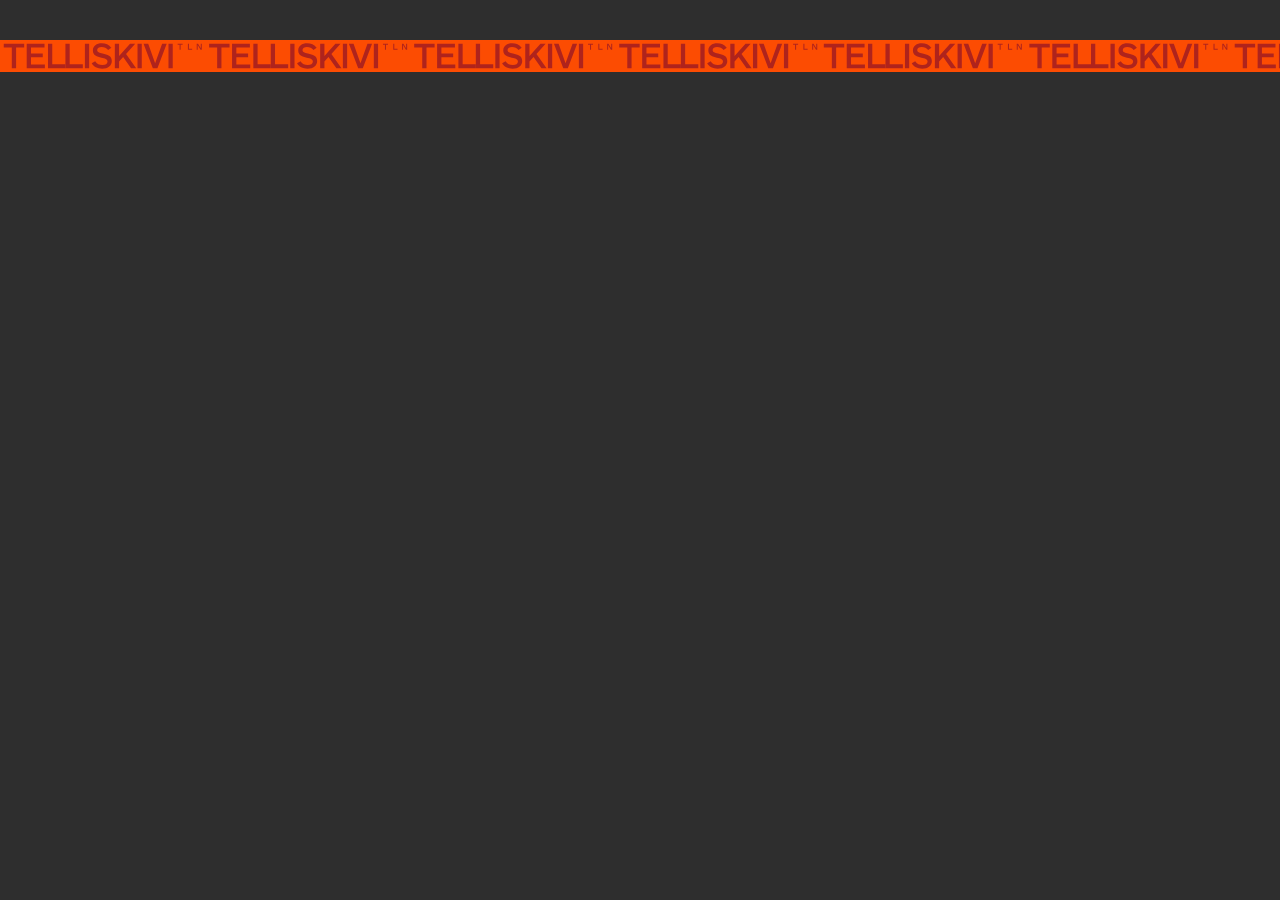
<file: assets/animations/ticker-telliskivi.html>
<!doctype html>
<meta charset="utf-8">
<title>Animation — TELLISKIVI header ticker</title>
<!--
  TELLISKIVI header marquee.
  Used on: every page, inside .hdr (partials/header.html).

  Artwork: logo_scroll.svg (this folder) is the designer's export — 2051px
  wide, but the lettering stops at 1460, so two copies butted together leave
  a 591px gap. The measured word pitch is 205.124px, so ../img/ticker-tile.svg
  is that same artwork cropped to exactly 7 words = 1435.87px, which tiles
  with no seam. Verified pixel-identical one cycle apart.

  The track is one tile wider than the viewport and translates by exactly one
  tile, so the transform is composited and nothing repaints.

  Open this file directly to preview. Copy the whole block to reuse.
-->
<style>
  .tk-ticker {
    --tk-tile: 1435.87px;
    --tk-h: 32px;
    height: var(--tk-h);
    overflow: hidden;
    background: #FC4C02;
  }
  .tk-ticker__track {
    height: var(--tk-h);
    width: calc(100% + var(--tk-tile));
    background: url("../img/ticker-tile.svg") repeat-x left center;
    background-size: var(--tk-tile) var(--tk-h);
    animation: tk-scroll 24s linear infinite;   /* ~60px/sec */
  }
  .tk-ticker:hover .tk-ticker__track { animation-play-state: paused; }

  @keyframes tk-scroll {
    from { transform: translate3d(0, 0, 0); }
    to   { transform: translate3d(-1435.87px, 0, 0); }
  }

  @media (prefers-reduced-motion: reduce) { .tk-ticker__track { animation: none; } }

  body { margin: 0; background: #2E2E2E; padding: 40px 0; }
</style>

<div class="tk-ticker" aria-hidden="true">
  <div class="tk-ticker__track"></div>
</div>
</file>
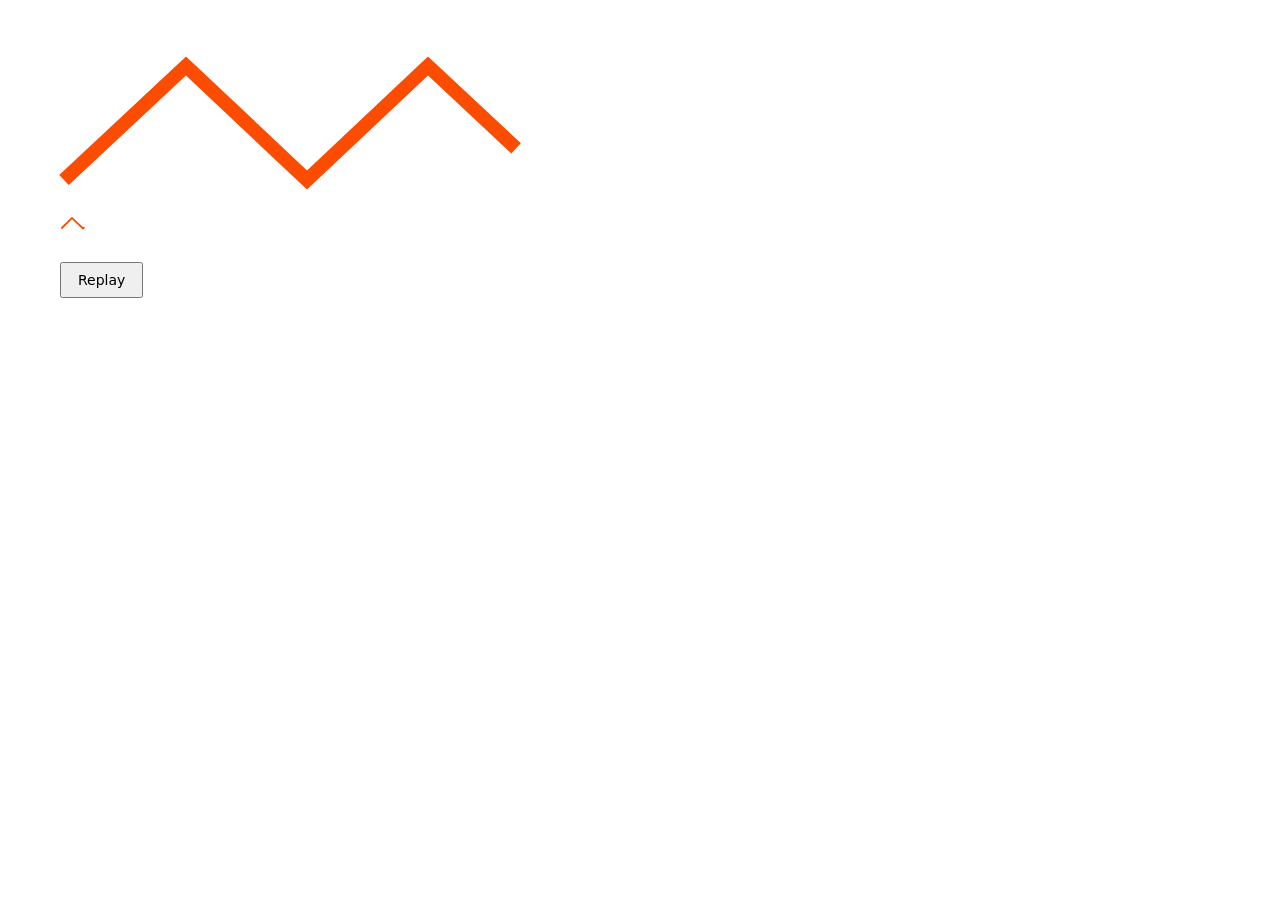
<file: assets/animations/zigzag-draw.html>
<!doctype html>
<meta charset="utf-8">
<title>Animation — orange zigzag draw-on</title>
<!--
  Telliskivi zigzag motif, drawn on as it scrolls into view.
  Used on: index.html (large divider between the intro and stats
  sections), and the contact block on every page. A smaller variant
  sits under the active tab on hinnad-ja-plaanid.html.

  Self-contained. Open directly to preview (click Replay).

  Notes for the dev team:
  - The draw is stroke-dasharray/dashoffset, so it scales cleanly and
    needs no JS beyond adding the .is-visible class.
  - stroke-dasharray must be >= the path length. 620 covers the large
    494x124 version; shrink it for smaller ones or read it from
    path.getTotalLength().
  - Add .is-visible when the element enters the viewport
    (IntersectionObserver). Reduced motion: skip the transition.
-->
<style>
  .zz {
    width: 494px;
    height: 124px;
    overflow: visible;
    fill: none;
    stroke: #FC4C02;
    stroke-width: 14;
    stroke-linecap: butt;
  }
  .zz polyline {
    stroke-dasharray: 620;
    stroke-dashoffset: 620;
    transition: stroke-dashoffset 1100ms cubic-bezier(0.16, 1, 0.3, 1);
  }
  .zz.is-visible polyline { stroke-dashoffset: 0; }

  .zz--sm { width: 46px; height: 14px; stroke-width: 4; }
  .zz--sm polyline { stroke-dasharray: 70; stroke-dashoffset: 70; transition-duration: 500ms; }

  @media (prefers-reduced-motion: reduce) {
    .zz polyline { transition: none; stroke-dashoffset: 0; }
  }

  body { margin: 0; padding: 60px; font: 14px system-ui; display: flex; flex-direction: column; gap: 32px; align-items: flex-start; }
  button { padding: 8px 16px; font: inherit; cursor: pointer; }
</style>

<svg class="zz is-visible" viewBox="0 0 494 124" preserveAspectRatio="none" aria-hidden="true">
  <polyline points="4,120 126,6 247,120 368,6 490,120" />
</svg>

<svg class="zz zz--sm is-visible" viewBox="0 0 100 30" aria-hidden="true">
  <polyline points="3,27 26,4 50,27 74,4 97,27" />
</svg>

<button onclick="document.querySelectorAll('.zz').forEach(function(s){s.classList.remove('is-visible');setTimeout(function(){s.classList.add('is-visible')},50)})">Replay</button>
</file>
<file: assets/css/tokens.css>
/* ============================================================
   tokens.css — Telliskivi M-hoone
   Values taken from Figma variables (file 0kVi6GIe6JrLiDVDbWFQjN).
   Do not invent values here.
   ============================================================ */

/* --- fonts --------------------------------------------------
   Atlas Grotesk and Stolzl are licensed. Drop the .woff2 files
   into assets/fonts/ with these exact names and the whole site
   switches to the real typefaces — nothing else to change.
   Until then the browser falls through to the substitutes below.
   ------------------------------------------------------------ */

/* Files supplied 2026-09-04. Paths point at exactly what is in assets/fonts/.

   All four Atlas cuts and Stolzl Medium are in. Regular arrived as .otf;
   converted to .woff (65KB vs 155KB) and listed first, with the .otf as
   the fallback so either file alone works. A .woff2 from the foundry's
   Web kit would be ~45KB — see ASSETS.md. */

@font-face {
  font-family: "Atlas Grotesk";
  src: url("../fonts/AtlasGrotesk-Regular-Web.woff") format("woff"),
       url("../fonts/AtlasGrotesk-Regular.otf") format("opentype");
  font-weight: 400;
  font-style: normal;
  font-display: swap;
}

@font-face {
  font-family: "Atlas Grotesk";
  src: url("../fonts/AtlasGrotesk-RegularItalic-Web.woff2") format("woff2"),
       url("../fonts/AtlasGrotesk-RegularItalic-Web.woff") format("woff");
  font-weight: 400;
  font-style: italic;
  font-display: swap;
}

@font-face {
  font-family: "Atlas Grotesk";
  src: url("../fonts/AtlasGrotesk-Medium-Web.woff2") format("woff2"),
       url("../fonts/AtlasGrotesk-Medium-Web.woff") format("woff");
  font-weight: 500;
  font-style: normal;
  font-display: swap;
}

@font-face {
  font-family: "Atlas Grotesk";
  src: url("../fonts/AtlasGrotesk-MediumItalic-Web.woff2") format("woff2"),
       url("../fonts/AtlasGrotesk-MediumItalic-Web.woff") format("woff");
  font-weight: 500;
  font-style: italic;
  font-display: swap;
}

@font-face {
  font-family: "Stolzl";
  src: url("../fonts/StolzlMedium/font.woff2") format("woff2"),
       url("../fonts/StolzlMedium/font.woff") format("woff");
  font-weight: 500;
  font-style: normal;
  font-display: swap;
}

/* Stolzl Display Medium — a separate cut for large sizes. Not referenced
   yet; Figma names the family plainly "Stolzl". Say the word if the big
   type should use this instead. */
@font-face {
  font-family: "Stolzl Display";
  src: url("../fonts/StolzlDisplayMedium/font.woff2") format("woff2"),
       url("../fonts/StolzlDisplayMedium/font.woff") format("woff");
  font-weight: 500;
  font-style: normal;
  font-display: swap;
}

:root {
  /* --- colour (Figma variables) ---------------------------- */
  --c-orange:      #FC4C02;   /* Telliskivi ORANŽ */
  --c-darkred:     #AF231C;   /* Telliskivi tumepunane */
  --c-lightgreen:  #D0DEBB;   /* Telliskivi heleroheline */
  --c-lightgrey:   #F0F0F0;   /* Helehall */

  --c-black:       #101010;
  --c-white:       #FFFFFF;
  --c-text:        var(--c-black);
  --c-text-muted:  #8A8A8A;
  --c-border:      #DCDCDC;
  --c-bg:          var(--c-white);

  --c-orange-hover: #E74219;   /* Figma variable "oranži hover" */

  /* Logo colour on the pale-header pages. The page's own near-black is
     #101010, so #333 reads slightly softer than the text beside it.
     One value, switches every pale-header page. */
  --c-logo-dark: #333333;

  /* --- type ------------------------------------------------
     Both real now. The substitutes below stay in the stack only as a
     safety net if a font file ever fails to load. */
  --font-body:    "Atlas Grotesk", system-ui, -apple-system, sans-serif;
  --font-display: "Stolzl", system-ui, -apple-system, sans-serif;

  /* Figma text styles, verbatim */
  /* Figma states the tracking on these three as a PERCENTAGE, not pixels —
     M-hoone H1 and H3 are -2%, H2 is -3%. They were px here, which made the
     headings about twice as tight as the file. -0.02em is the same number
     Figma means, and it keeps up when the size changes at small widths. */
  --fs-h2:      100px;  --ls-h2: -0.03em;  --lh-h2: 1.1;   /* M-hoone H2 */
  --fs-h1:       48px;  --ls-h1: -0.02em;  --lh-h1: 1.1;   /* M-hoone H1 */
  --fs-h3:       32px;  --ls-h3: -0.02em;  --lh-h3: 1.1;   /* M-hoone H3 */
  --fs-menu:     18px;  --lh-menu: 24px;                 /* Menüü */
  --fs-b1:       16px;  --lh-b1: 1.4;
  --fs-b2:       14px;  --lh-b2: 1.2;
  --fs-b3:       12px;  --lh-b3: 1.2;

  /* Stolzl display sizes */
  --fs-stolzl-h1: 48px; --lh-stolzl-h1: 1.1;
  --fs-stolzl-h3: 16px; --lh-stolzl-h3: 1.4;

  /* --- space ----------------------------------------------- */
  --sp-1: 4px;   --sp-2: 8px;   --sp-3: 12px;  --sp-4: 16px;
  --sp-5: 24px;  --sp-6: 32px;  --sp-7: 48px;  --sp-8: 64px;
  --sp-9: 96px;  --sp-10: 144px;

  /* --- layout ---------------------------------------------- */
  --container: 1440px;
  --gutter:    120px;   /* Figma content inset on 1440 */
  --ticker-h:  32px;
  --menu-h:    64px;

  /* --- motion ---------------------------------------------- */
  --ease:     cubic-bezier(0.22, 0.61, 0.36, 1);
  --ease-out: cubic-bezier(0.16, 1, 0.3, 1);
  --dur-fast: 150ms;
  --dur:      250ms;
  --dur-slow: 450ms;
  --ticker-speed: 40s;
}

@media (max-width: 1200px) { :root { --gutter: 48px; } }
@media (max-width: 700px)  { :root { --gutter: 20px; --fs-h2: 52px; --fs-h1: 32px; --fs-h3: 24px; } }
</file>
<file: assets/css/style.css>
/* ============================================================
   Telliskivi M-hoone — prototype styles
   Layout values taken from the Figma frames at 1440px.
   Below 1200px the layout is an adaptation, not designed.
   ============================================================ */

*, *::before, *::after { box-sizing: border-box; }

/* An explicit display value beats the UA's [hidden]{display:none}, which
   silently un-hides anything toggled with the hidden attribute. */
[hidden] { display: none !important; }

html { scroll-behavior: smooth; overflow-x: hidden; }

body {
  margin: 0;
  font-family: var(--font-body);
  font-size: var(--fs-b1);
  line-height: var(--lh-b1);
  color: var(--c-text);
  background: var(--c-white);
  -webkit-font-smoothing: antialiased;
  overflow-x: hidden;
}

img, svg, video { display: block; max-width: 100%; }
a { color: inherit; text-decoration: none; }
p { margin: 0; }

h1, h2, h3 { margin: 0; font-weight: 400; }

.h1 { font-size: var(--fs-h1); line-height: var(--lh-h1); letter-spacing: var(--ls-h1); }
.h2 { font-size: var(--fs-h2); line-height: var(--lh-h2); letter-spacing: var(--ls-h2); }
.h3 { font-size: var(--fs-h3); line-height: var(--lh-h3); letter-spacing: var(--ls-h3); }

.wrap { max-width: var(--container); margin-inline: auto; padding-inline: var(--gutter); }

/* Figma is a fixed 1440 canvas. Sections keep their background full-bleed and
   put content on this, so the absolute placements below are the Figma numbers
   verbatim rather than percentages that drift. */
.canvas { position: relative; max-width: var(--container); margin-inline: auto; }

.sprite { position: absolute; width: 0; height: 0; overflow: hidden; }

/* ============================================================
   HEADER
   ============================================================ */

.hdr {
  position: absolute;
  inset: 0 0 auto 0;
  z-index: 60;
  height: 130px;
  color: var(--c-white);
  pointer-events: none;
}

.hdr > * { pointer-events: auto; }

/* light variant — header sits on a pale page instead of a photo */
.hdr--light { color: var(--c-black); }

.hdr__lang {
  position: absolute;
  top: 22px;
  right: 40px;
  z-index: 3;
  font-size: var(--fs-b3);
  line-height: var(--lh-b3);
  letter-spacing: 0.02em;
  opacity: 0.8;
  transition: opacity var(--dur-fast) var(--ease);
}
.hdr__lang:hover { opacity: 1; }

.hdr__lang-bar {
  position: absolute;
  top: 30px;
  right: 0;
  width: 24px;
  height: 4px;
  background: var(--c-orange);
}

/* --- marquee ticker (logo_scroll.svg) -----------------------
   The exported strip is dark-red TELLISKIVI on an orange band.
   ticker-tile.svg is that artwork cropped to exactly one repeat
   period (7 words x 205.124px = 1435.87px), so repeat-x tiles it
   with no seam. The track is one tile wider than the viewport and
   translates by exactly one tile — composited, no repaint. */

.ticker {
  position: absolute;
  top: 66px;
  left: 0;
  right: 0;
  height: var(--ticker-h);
  overflow: hidden;
  z-index: 1;
  background: var(--c-orange);
}

.ticker__track {
  height: var(--ticker-h);
  width: calc(100% + 1436px);
  background: url("../img/ticker-tile.svg") repeat-x left center;
  background-size: 1435.87px var(--ticker-h);
  animation: ticker-scroll 24s linear infinite;
}

@keyframes ticker-scroll {
  from { transform: translate3d(0, 0, 0); }
  to   { transform: translate3d(-1435.87px, 0, 0); }
}

.ticker:hover .ticker__track { animation-play-state: paused; }

/* --- logo lockup (sits ON TOP of the ticker, interrupting it) --- */

.hdr__logo {
  position: absolute;
  top: 0;
  left: 50%;
  /* Figma centres the M mark on the canvas and lets "hoone" hang to the
     right, so the exported lockup sits 36px right of centre — not centred
     itself. (1:388 puts the mark at 50%-98px, spanning 547..894 of 1440.) */
  transform: translateX(calc(-50% + 36px));
  z-index: 2;
  display: block;
  height: 98px;
}

.hdr__logo-svg { height: 98px; width: auto; display: block; color: inherit; }

/* The logo takes the header's colour. One dial for the dark pages: */
.page--light .hdr { color: var(--c-logo-dark); }

/* --- menu box ---------------------------------------------- */

.hdr__menu {
  position: absolute;
  top: 66px;
  right: 37px;
  z-index: 3;
  display: flex;
  align-items: center;
  justify-content: flex-end;
  gap: var(--sp-7);
  height: var(--menu-h);
  padding-left: var(--sp-8);
  padding-right: var(--sp-6);
  background: rgba(0, 0, 0, 0.5);
  backdrop-filter: blur(10px);
  -webkit-backdrop-filter: blur(10px);
}

.hdr__menu-btn {
  display: flex;
  align-items: center;
  gap: var(--sp-3);
  padding: 0;
  border: 0;
  background: none;
  color: var(--c-white);
  font: inherit;
  font-size: var(--fs-b1);
  cursor: pointer;
}

.hdr__menu-label { transition: opacity var(--dur-fast) var(--ease); }
.hdr__menu-btn:hover .hdr__menu-label { opacity: 0.75; }

.hdr__burger {
  display: flex;
  flex-direction: column;
  justify-content: center;
  gap: 6px;
  width: 24px;
  height: 24px;
}

.hdr__burger i {
  display: block;
  width: 100%;
  height: 2px;
  background: var(--c-orange);
  transition: transform var(--dur) var(--ease), opacity var(--dur-fast) var(--ease);
}

/* Figma keeps the three bars in the open state — no X. The open menu
   is signalled by the panel itself; the bars just brighten slightly. */
.hdr__menu-btn[aria-expanded="true"] .hdr__burger i { background: var(--c-white); }

/* --- open menu (Figma 1:399) --------------------------------
   A second blurred panel that drops below the menu bar. Its right
   edge is inset 224px, so it sits under "Menüü" and clear of the
   orange button — same as the design. */

.menu-drop {
  position: absolute;
  top: 138px;
  right: 224px;
  z-index: 3;
  display: flex;
  flex-direction: column;
  gap: var(--sp-6);
  padding: var(--sp-5) var(--sp-6) var(--sp-5) var(--sp-8);
  background: rgba(0, 0, 0, 0.5);
  backdrop-filter: blur(10px);
  -webkit-backdrop-filter: blur(10px);
  color: var(--c-white);

  opacity: 0;
  transform: translateY(-8px);
  pointer-events: none;
  transition: opacity var(--dur) var(--ease), transform var(--dur) var(--ease);
}

.menu-drop.is-open { opacity: 1; transform: none; pointer-events: auto; }

.menu-drop a {
  position: relative;
  font-size: var(--fs-b1);
  line-height: var(--lh-b1);
  white-space: nowrap;
  color: var(--c-white);
  transition: color var(--dur-fast) var(--ease);
}

.menu-drop a::after {
  content: "";
  position: absolute;
  left: 0; bottom: -3px;
  width: 100%; height: 1px;
  background: var(--c-orange);
  transform: scaleX(0);
  transform-origin: right;
  transition: transform var(--dur) var(--ease-out);
}

.menu-drop a:hover { color: var(--c-orange); }
.menu-drop a:hover::after { transform: scaleX(1); transform-origin: left; }
.menu-drop a[aria-current="page"] { color: var(--c-orange); }

/* ============================================================
   BUTTONS — audited against Figma "Tükid" (1:66082), which carries
   the default AND hover state for every button in the design.

   The designed hover on every arrow button is the same move:
     background  -> Helehall #F0F0F0   (orange -> oranži hover #E74219)
     padding-left 16 -> 20, gap 16 -> 12
   Net box width is unchanged: only the arrow slides 4px toward the
   label. Implemented as a transform on the arrow so nothing reflows.
   ============================================================ */

.nupp {
  display: inline-flex;
  align-items: center;
  gap: var(--sp-4);
  padding: var(--sp-4);
  border: 0;
  background: transparent;
  color: var(--c-black);
  font-family: var(--font-body);
  font-size: var(--fs-menu);
  line-height: var(--lh-menu);
  cursor: pointer;
  transition: background var(--dur) var(--ease), color var(--dur) var(--ease);
}

.nupp__arrow {
  flex: none;
  width: 22px;
  height: 22px;
  transition: transform var(--dur) var(--ease-out);
}

.nupp:hover { background: var(--c-lightgrey); }
.nupp:hover .nupp__arrow { transform: translateX(4px); }

.nupp:focus-visible { outline: 2px solid var(--c-orange); outline-offset: 2px; }

/* Nupp_small, orange fill — Figma 1:66098 / 1:66108. Label is BLACK. */
.nupp--orange { background: var(--c-orange); }
.nupp--orange:hover { background: var(--c-orange-hover); }

/* Nupp_small, 2px outline — used for PLAANID JA ÜÜRIINFO (1:100, 1:551) */
.nupp--outline { border: 2px solid var(--c-black); padding: var(--sp-4) var(--sp-5) var(--sp-4) var(--sp-4); }

/* Saada — translucent white (1:702) */
.nupp--soft { background: rgba(255, 255, 255, 0.8); }

/* Round arrow button, carousel + map (1:66146 / 1:66158) */
.nupp-round { padding: var(--sp-4); gap: 0; }
.nupp-round--back { transform: rotate(180deg); }

/* Väike nupp — 14px label + small down arrow (1:66162 / 1:66167) */
.nupp-sm {
  display: inline-flex;
  align-items: flex-start;
  gap: 5px;
  padding: 0;
  border: 0;
  background: none;
  color: var(--c-black);
  font-family: var(--font-body);
  font-size: var(--fs-b2);
  line-height: var(--lh-b2);
  cursor: pointer;
}
.nupp-sm__arrow { flex: none; width: 12px; height: 13px; margin-top: 2px; transition: transform var(--dur) var(--ease-out); }
.nupp-sm:hover .nupp-sm__arrow { transform: translateY(3px); }

/* Header / card CTA pill — a different family: Stolzl Medium, WHITE
   label, px32 py6 (1:397, 1:504, 1:497). Not a Nupp_small. */
.btn {
  display: inline-flex;
  align-items: center;
  justify-content: center;
  gap: var(--sp-3);
  font: inherit;
  border: 0;
  cursor: pointer;
  transition: background var(--dur-fast) var(--ease);
}

.btn--orange {
  padding: 6px var(--sp-6);
  background: var(--c-orange);
  color: var(--c-white);
  font-family: var(--font-display);
  font-weight: 500;
  font-size: var(--fs-stolzl-h3);
  line-height: var(--lh-stolzl-h3);
}
.btn--orange:hover { background: var(--c-orange-hover); }

/* ============================================================
   ZIGZAG MOTIF — the designer's own paths (zigzag-large.svg /
   contactform_m.svg), inlined so they can still draw themselves on.
   Both are a 10px #FC4C02 stroke; only the scale differs.
   ============================================================ */

.zigzag {
  fill: none;
  stroke: var(--c-orange);
  stroke-width: 10;
  overflow: visible;
}

.zigzag path {
  stroke-dashoffset: var(--zz-len);
  stroke-dasharray: var(--zz-len);
  transition: stroke-dashoffset 1000ms var(--ease-out);
}
.zigzag.is-visible path { stroke-dashoffset: 0; }

/* Figma 1:74 — 494x123.5 box, art overflows it by the stroke, so the
   SVG is 502x138 sitting 3.56px left and 7.07px above the box. */
.zigzag--divider {
  --zz-len: 720;
  position: absolute;
  left: 469.44px;
  top: 428.93px;
  width: 502px;
  height: 138px;
  z-index: 2;
}

/* Figma 1:708 — 212x53 box at 76,261; SVG is 220x68 offset likewise. */
.zigzag--contact {
  --zz-len: 310;
  position: absolute;
  left: 72.46px;
  top: 253.93px;
  width: 220px;
  height: 68px;
}

/* ============================================================
   CONTACT (Figma 1:687) — heading at x142, form at x720 w448
   ============================================================ */

.contact { background: var(--c-white); }

.contact .canvas { min-height: 615px; padding: 124px 272px 96px 142px; }

.contact__inner {
  display: grid;
  grid-template-columns: 578px 448px;
  align-items: start;
}

.contact__title { font-size: var(--fs-h1); line-height: var(--lh-h1); letter-spacing: var(--ls-h1); }

.contact__person { margin-top: 124px; width: 291px; font-size: var(--fs-b1); line-height: var(--lh-b1); }
.contact__name { font-size: var(--fs-b1); }
.contact__role {
  color: #828282;
  /* Figma 1:348 puts one empty line between the role and the phone number,
     so the gap is exactly one line box: 16px x 1.4 = 22.4px. (This used to
     read `margin-bottom: var(--lh-b1)` — a unitless 1.4, which is not a
     length, so the browser dropped the whole declaration and the gap
     vanished.) */
  margin-bottom: calc(var(--fs-b1) * var(--lh-b1));
}
.contact__line a { transition: color var(--dur-fast) var(--ease); }
.contact__line a:hover { color: var(--c-orange); }

.contact__form { display: flex; flex-direction: column; gap: var(--sp-5); width: 448px; }

.ufield { display: block; }
.ufield__label { display: block; font-size: var(--fs-b1); line-height: var(--lh-b1); color: var(--c-text); }

.ufield__input {
  width: 100%;
  padding: var(--sp-2) 0;
  border: 0;
  border-bottom: 1px solid #CFCDC9;
  background: transparent;
  font: inherit;
  transition: border-color var(--dur) var(--ease);
}
.ufield__input:focus { outline: none; border-bottom-color: var(--c-orange); }

.contact__message {
  width: 100%;
  height: 136px;
  padding: var(--sp-4);
  border: 1px solid #CFCDC9;
  background: transparent;
  font: inherit;
  resize: vertical;
  transition: border-color var(--dur) var(--ease);
}
.contact__message:focus { outline: none; border-color: var(--c-orange); }

.checkbox {
  display: flex;
  align-items: center;
  gap: var(--sp-4);
  font-size: var(--fs-b2);
  line-height: var(--lh-b2);
  cursor: pointer;
}
.checkbox input { position: absolute; opacity: 0; width: 0; height: 0; }

.checkbox__box {
  flex: none;
  position: relative;
  width: 24px;
  height: 24px;
  border: 1px solid #CFCDC9;
  background: #CFCDC9;
}
.checkbox__box::after {
  content: "";
  position: absolute;
  left: 8px; top: 8px;
  width: 8px; height: 8px;
  background: var(--c-orange);
  transform: scale(0);
  transition: transform var(--dur-fast) var(--ease-out);
}
.checkbox input:checked + .checkbox__box::after { transform: scale(1); }
.checkbox input:focus-visible + .checkbox__box { box-shadow: 0 0 0 3px rgba(252, 76, 2, 0.25); }
.checkbox__text a { color: #828282; }

.contact__form .nupp--soft { align-self: flex-start; }

.contact__sent { font-size: var(--fs-b2); color: var(--c-orange); }

/* ============================================================
   JALUS (Figma 1:709) — CTA band + footer, both on Helehall
   ============================================================ */

.cta {
  display: flex;
  align-items: center;
  justify-content: center;
  height: 214px;
  padding: var(--sp-5);
  background: var(--c-lightgrey);
  text-align: center;
}

.cta__text {
  font-size: var(--fs-h1);
  line-height: var(--lh-h1);
  letter-spacing: var(--ls-h1);
  color: #111010;
}

.ftr { display: flex; justify-content: center; background: var(--c-lightgrey); }

.ftr__inner {
  display: flex;
  align-items: flex-end;
  justify-content: space-between;
  gap: var(--sp-5);
  width: 912px;
  height: 138px;
  padding: var(--sp-5);
  font-size: var(--fs-b2);
  line-height: var(--lh-b2);
  color: #111010;
}

.ftr__col a { transition: color var(--dur-fast) var(--ease); }
.ftr__col a:hover { color: var(--c-orange); }
.ftr__brand img { width: 250px; height: 32px; object-fit: contain; }
.ftr__brand.is-missing { width: 250px; height: 32px; }

/* ============================================================
   REVEAL
   ============================================================ */

[data-reveal] {
  opacity: 0;
  transform: translateY(24px);
  transition: opacity var(--dur-slow) var(--ease-out),
              transform var(--dur-slow) var(--ease-out);
}
[data-reveal].is-visible { opacity: 1; transform: none; }

/* ============================================================
   RESPONSIVE — adaptation, not designed
   ============================================================ */

@media (max-width: 1400px) {
  .contact .canvas { padding-inline: var(--gutter); }
  .contact__inner { grid-template-columns: minmax(0, 1fr) 448px; gap: var(--sp-7); }
}

@media (max-width: 1100px) {
  .contact .canvas { padding-block: 96px; min-height: 0; }
  .contact__inner { grid-template-columns: 1fr; gap: var(--sp-7); }
  .contact__form { width: 100%; }
  .zigzag--contact { position: static; margin-block: var(--sp-6); width: 220px; height: 68px; }
  .contact__person { margin-top: var(--sp-6); }
  .ftr__inner { width: 100%; height: auto; flex-wrap: wrap; align-items: flex-start; padding-inline: var(--gutter); }
}

/* --- mobile header: ticker on top, then logo left / actions right.
       Not in Figma (desktop-only file) — this is an adaptation. --- */
@media (max-width: 900px) {
  .hdr { height: 104px; }
  .ticker { top: 0; }
  .hdr__lang, .hdr__lang-bar { display: none; }

  .hdr__logo { left: var(--gutter); transform: none; top: 34px; height: 56px; }
  .hdr__logo-svg { height: 56px; }

  .hdr__menu {
    top: 40px;
    right: var(--gutter);
    height: 48px;
    gap: var(--sp-4);
    padding-left: var(--sp-4);
    padding-right: var(--sp-3);
  }
  .hdr__menu-label { display: none; }
  .hdr__menu .btn--orange { padding: 6px var(--sp-4); font-size: var(--fs-b2); }

  .cta { height: auto; padding-block: var(--sp-9); }
  .ftr__inner { gap: var(--sp-5); padding-block: var(--sp-7); }
}

@media (max-width: 900px) {
  .menu-drop { top: 96px; right: var(--gutter); gap: var(--sp-5); padding: var(--sp-5); }
}

@media (max-width: 420px) {
  .hdr__logo-svg { height: 44px; }
}

@media (prefers-reduced-motion: reduce) {
  html { scroll-behavior: auto; }
  *, *::before, *::after { animation-duration: 0.01ms !important; transition-duration: 0.01ms !important; }
  [data-reveal] { opacity: 1; transform: none; }
  .ticker__track { animation: none; }
}

/* ============================================================
   PAGE: index — HERO (Figma 1:21)
   ============================================================ */

.hero { position: relative; height: 720px; background: #2E2E2E; }

.hero__media { position: absolute; inset: 0; overflow: hidden; }
.hero__media img,
.hero__video {
  width: 100%;
  height: 100%;
  object-fit: cover;
  display: block;
}

/* The poster paints immediately; the video fades over it once it can
   actually play, so there is never a flash of empty box. */
.hero__video { opacity: 0; transition: opacity 600ms var(--ease); }
.hero__video.is-playing { opacity: 1; }
.hero__media::before {
  content: "";
  position: absolute;
  inset: 0;
  background: url("../img/hero-poster.jpg") center / cover no-repeat;
}
.hero__video { position: relative; z-index: 1; }

/* Missing-asset marker: shows exactly which export is still needed.
   Disappears on its own once the file exists. */
.asset { position: relative; }
.asset.is-missing { background: repeating-linear-gradient(45deg, #3a3a3a 0 14px, #333 14px 28px); }
.asset.is-missing img { visibility: hidden; }
.asset.is-missing::after {
  content: "kohat\00E4ide \2192  assets/img/" attr(data-asset);
  position: absolute;
  left: 50%; top: auto; bottom: 32px;
  transform: translateX(-50%);
  padding: 8px 14px;
  background: rgba(16,16,16,.72);
  color: #fff;
  font-size: var(--fs-b3);
  letter-spacing: .02em;
  white-space: nowrap;
  pointer-events: none;
}
.asset img { position: relative; z-index: 1; }

/* ============================================================
   PAGE: index — INTRO (Figma 1:71)
   ============================================================ */

.intro {
  position: relative;
  background: var(--c-lightgrey);
}

.intro .canvas { min-height: 523px; padding-top: 141px; }

.intro__grid {
  padding-left: 147px;
  display: grid;
  grid-template-columns: minmax(0, 1fr) 566px;
  gap: 51px;
  align-items: start;
}

.intro__title { max-width: 676px; }
.intro__body { max-width: 499px; margin-top: var(--sp-6); font-size: var(--fs-b1); line-height: var(--lh-b1); }

.already { background: var(--c-lightgreen); padding: 34px var(--sp-5) var(--sp-5); min-height: 211px; }
.already__title { margin-bottom: var(--sp-5); }
.already__row { display: flex; gap: var(--sp-4); align-items: stretch; }

.already__card {
  display: flex;
  flex-direction: column;
  gap: var(--sp-3);
  justify-content: center;
  padding: var(--sp-4);
  background: rgba(255, 255, 255, 0.5);
  transition: background var(--dur) var(--ease), transform var(--dur) var(--ease);
}
.already__card:hover { background: rgba(255, 255, 255, 0.85); transform: translateY(-2px); }

.already__card--wide { flex: 1 0 0; min-width: 0; }
.already__num { white-space: nowrap; }
.already__label { font-size: var(--fs-b2); line-height: var(--lh-b2); }

/* ============================================================
   PAGE: index — STATS (Figma 1:86)
   ============================================================ */

.stats {
  display: flex;
  flex-direction: column;
  align-items: center;
  gap: var(--sp-8);
  /* Figma declares px-260, but the auto-layout row measures 1019px against
     a 920px content box — so in the file the row overflows its own padding
     and simply centres. Reproduced by letting the padding yield. */
  padding: 128px clamp(24px, calc((100vw - 1120px) / 2), 260px) 96px;
  background: var(--c-white);
}

.stats__row {
  display: flex;
  gap: clamp(28px, 6.6vw, 96px);
  align-items: center;
  justify-content: center;
  text-align: center;
  flex-wrap: nowrap;
}

.stat { display: flex; flex-direction: column; gap: var(--sp-6); align-items: center; justify-content: center; }
.stat__num { line-height: 1; white-space: nowrap; }
.stat:nth-child(1) .stat__label { width: 148px; }
.stat:nth-child(3) { width: 168px; }
.stat:nth-child(4) .stat__label { width: 200px; }
.stat__label { font-size: var(--fs-b1); line-height: var(--lh-b1); }

/* light pages: header text and logo go dark, header sits in flow */
.page--light .hdr { position: relative; }
.page--light main { padding-top: 0; }

@media (max-width: 1200px) {
  .intro .canvas { min-height: 0; padding-bottom: 90px; }
  .intro__grid { grid-template-columns: 1fr; padding-inline: var(--gutter); }
  .already { max-width: 566px; }
  .zigzag--divider { left: 50%; top: auto; bottom: -46px; transform: translateX(-50%); width: min(400px, 76vw); height: auto; }
  .stats { padding-inline: var(--gutter); }
  .stats__row { gap: var(--sp-8); }
}

@media (max-width: 1000px) {
  .stats__row { flex-wrap: wrap; }
  .stat { flex: 0 0 calc(50% - var(--sp-6)); }
  .stat:nth-child(3) { width: auto; }
}

@media (max-width: 900px) {
  .hero { height: 520px; }
  .intro .canvas { padding-top: 120px; }
  .stats { padding-block: 96px 72px; }
  .stats__row { gap: var(--sp-7) var(--sp-6); }
  .already__row { flex-wrap: wrap; }
}

/* ============================================================
   PAGE: Hinnad ja plaanid
   Figma 1:60050 (landing / empty state), 1:60202 (filter bar),
   1:60341 (open dropdown), 1:60333 (tabs), 1:33289 (result cards)
   ============================================================ */

/* header sits inside the grey block on this page */
.page--light .hdr { background: var(--c-lightgrey); }

.find { background: var(--c-lightgrey); }

.find__head { padding: 10px 142px; }

/* --- filter bar (1:60202) ---------------------------------- */

.filters { padding: 47px 142px; }

.filters__row {
  display: flex;
  align-items: flex-start;      /* titles share a baseline */
  justify-content: space-between;
  gap: var(--sp-5);
}

.filter { display: flex; flex-direction: column; gap: var(--sp-4); align-items: flex-start; }

/* One control height across the row. Figma is inconsistent here — chips are
   h-35, the Korrus box and Otsi are h-38, the rest auto — which is what made
   the row look ragged. 38px is the value the file uses most. */
.chip, .field__box, .field__chev, .otsi { height: 38px; }

.filter__title {
  font-family: var(--font-display);
  font-weight: 500;
  font-size: var(--fs-stolzl-h3);
  line-height: var(--lh-stolzl-h3);
  white-space: nowrap;
}

/* Büroo / Kaubandus chips */
.filter__chips { display: flex; gap: var(--sp-2); }

.chip {
  padding-inline: 13px;
  border: 1px solid var(--c-black);
  background: transparent;
  color: var(--c-black);
  font-family: var(--font-body);
  font-size: var(--fs-b3);
  line-height: var(--lh-b3);
  white-space: nowrap;
  cursor: pointer;
  transition: background var(--dur-fast) var(--ease), color var(--dur-fast) var(--ease);
}
/* Selected is WHITE (Figma 1:33155) — the border stays black either way.
   Hover therefore can't also be white, so it darkens against the grey bar. */
.chip:hover { background: rgba(0, 0, 0, 0.05); }
.chip.is-on { background: var(--c-white); }
.chip.is-on:hover { background: var(--c-white); }

/* select: label box + chevron box, borders collapsed (mr:-1px in Figma) */
.field { position: relative; display: flex; }

/* Label box and chevron box are two bordered halves of ONE control, so a
   hover lights both and the chevron is part of the click target. */
.field__control {
  display: flex;
  align-items: stretch;
  padding: 0;
  border: 0;
  background: none;
  font: inherit;
  cursor: pointer;
}

.field__box,
.field__chev {
  flex: none;               /* never let the row squeeze these */
  display: flex;
  align-items: center;
  justify-content: center;
  padding-inline: 13px;
  border: 1px solid var(--c-black);
  background: transparent;
  color: var(--c-black);
  transition: background var(--dur-fast) var(--ease),
              border-color var(--dur-fast) var(--ease);
}

.field__box {
  margin-right: -1px;
  font-family: var(--font-body);
  font-size: var(--fs-b1);
  line-height: var(--lh-b1);
  white-space: nowrap;
}

/* hover: both halves react — a shade darker than the bar, since white
   now means "selected" */
.field__control:hover .field__box,
.field__control:hover .field__chev { background: rgba(0, 0, 0, 0.05); }

.field__control:focus-visible { outline: 2px solid var(--c-orange); outline-offset: 2px; }

.chev { flex: none; width: 8px; height: 8px; color: currentColor; }
.chev use { stroke-width: 1; }

/* selected: only the label half goes white (Figma 1:33174) — the chevron
   half stays put, border unchanged on both */
.field.is-set .field__box { background: var(--c-white); }
.field.is-set .field__control:hover .field__box { background: var(--c-white); }

/* open dropdown (1:60341) — sits flush under the field, borders collapsed */
.dd {
  position: absolute;
  top: calc(100% - 1px);
  left: 0;
  z-index: 20;
  display: none;
  flex-direction: column;
  min-width: 144px;
}
.field.is-open .dd { display: flex; }

.dd__opt {
  width: 100%;
  padding: 13px;
  margin-bottom: -1px;
  border: 1px solid var(--c-black);
  background: var(--c-white);
  color: var(--c-black);
  font-family: var(--font-body);
  font-size: var(--fs-b1);
  line-height: var(--lh-b1);
  text-align: center;
  white-space: nowrap;
  cursor: pointer;
  transition: background var(--dur-fast) var(--ease);
}
.dd__opt:hover { background: var(--c-lightgrey); }
.dd__opt.is-on { background: var(--c-lightgrey); font-weight: 500; }

sup { font-size: 0.645em; vertical-align: super; line-height: 0; }

/* Otsi (1:60293) — orange, BLACK label, small arrow rotated right */
/* Otsi and Tühjenda share one slot; a blank title keeps the column aligned
   with the rest of the row, exactly as Figma does with a transparent label. */
.filter--action .filter__title { visibility: hidden; }

.otsi {
  display: inline-flex;
  align-items: center;
  gap: var(--sp-2);
  padding-inline: 13px;
  border: 0;
  background: var(--c-orange);
  color: var(--c-black);
  font-family: var(--font-body);
  font-size: var(--fs-b1);
  line-height: var(--lh-b1);
  cursor: pointer;
  transition: background var(--dur-fast) var(--ease);
}
.otsi:hover { background: var(--c-orange-hover); }
.otsi__arrow { flex: none; width: 8px; height: 8px; transform: rotate(-90deg); transition: transform var(--dur) var(--ease-out); }
.otsi:hover .otsi__arrow { transform: rotate(-90deg) translateY(3px); }

/* Tühjenda filtrid (Figma 1:33241) — no box, X icon + label, gap 8.5 */
.tyhjenda {
  display: inline-flex;
  align-items: center;
  gap: 8.5px;
  height: 38px;
  padding: 0 80.84px 0 0;
  border: 0;
  background: none;
  color: var(--c-black);
  font-family: var(--font-body);
  font-size: var(--fs-b1);
  line-height: var(--lh-b1);
  white-space: nowrap;
  cursor: pointer;
  transition: color var(--dur-fast) var(--ease);
}

.tyhjenda__icon {
  flex: none;
  display: flex;
  align-items: center;
  justify-content: center;
  width: 25.5px;
  height: 25.5px;
}

.x { flex: none; width: 18px; height: 18px; color: currentColor; }

.tyhjenda:hover { color: var(--c-orange); }
.tyhjenda:hover .x { transform: rotate(90deg); }
.x { transition: transform var(--dur) var(--ease-out); }

.tyhjenda:focus-visible { outline: 2px solid var(--c-orange); outline-offset: 2px; }

/* --- tabs (1:60333) ---------------------------------------- */

/* Map nav (Figma 4:3834) — grey band between the cards and the map. */
.maptabs {
  display: flex;
  gap: var(--sp-7);
  align-items: flex-start;
  justify-content: center;
  padding-block: 48px;
  background: var(--c-lightgrey);
}

.tab {
  position: relative;
  padding-bottom: 12px;
  font-family: var(--font-display);
  font-weight: 500;
  font-size: var(--fs-stolzl-h3);
  line-height: var(--lh-stolzl-h3);
  white-space: nowrap;
  transition: color var(--dur-fast) var(--ease);
}
.tab:hover { color: var(--c-orange); }

.tab__mark {
  position: absolute;
  left: 50%;
  top: 23px;
  transform: translateX(-50%);
  width: 95px;
  height: 26px;
  fill: none;
  stroke: var(--c-orange);
  stroke-width: 10;
  overflow: visible;
}

/* --- results (1:33287) -------------------------------------- */

.results { background: var(--c-white); padding-block: 64px 96px; }
.results:has(.pinnad:empty) { padding-block: 48px; }
.results .canvas { padding-inline: 142px; }

.results__count { margin-bottom: var(--sp-7); }

/* "Tee valik, et näha vabasid pindasid" is M-hoone H3 (32), not H1 (48).
   The result count "N sobivat pinda" stays at 48. */
.results__count--empty {
  font-size: var(--fs-h3);
  line-height: var(--lh-h3);
  letter-spacing: var(--ls-h3);
  margin-bottom: 0;
}

/* Always four across on desktop — the cards shrink rather than wrapping to
   three when the window is under the 1440 the design assumes. */
.pinnad {
  display: grid;
  grid-template-columns: repeat(4, minmax(0, 1fr));
  gap: var(--sp-5);
  align-items: stretch;
}

/* card (1:33571) */
.pind {
  display: flex;
  flex-direction: column;
  gap: var(--sp-4);
  align-items: flex-start;   /* the button lines up with the text, not centred */
  width: auto;
  min-height: 333px;
  padding: var(--sp-6);
  background: var(--c-lightgrey);
  border: 2px solid transparent;
  transition: background var(--dur) var(--ease), border-color var(--dur) var(--ease);
}

/* the orange-outlined card in Figma is the picked-out state */
.pind:hover,
.pind:focus-visible {
  background: var(--c-white);
  border-color: var(--c-orange);
  outline: none;
}

.pind__body { width: 100%; }

.pind__row {
  display: flex;
  justify-content: space-between;
  padding-block: var(--sp-3);
  font-size: var(--fs-b1);
  line-height: var(--lh-b1);
}

.pind__ari { padding: 14px 0 13px; font-size: var(--fs-b3); line-height: var(--lh-b3); }

.pind__m2 {
  display: flex;
  align-items: flex-end;
  gap: 3px;
  padding-block: var(--sp-3);
  font-family: var(--font-display);
  font-weight: 500;
}
.pind__m2num { font-size: 32px; line-height: 1.1; }
.pind__unit { font-size: var(--fs-b1); line-height: var(--lh-b1); }

.pind__meta {
  display: flex;
  flex-direction: column;
  gap: var(--sp-2);
  padding-block: var(--sp-1);
  font-size: var(--fs-b3);
  line-height: var(--lh-b3);
}

.pind__hind {
  padding: var(--sp-5) 0 var(--sp-3);
  font-family: var(--font-display);
  font-weight: 500;
  font-size: var(--fs-b1);
  line-height: var(--lh-b1);
}

.pind__btn { margin-top: auto; }

/* --- responsive (adaptation, not designed) ------------------ */

@media (max-width: 1400px) {
  .find__head, .filters { padding-inline: var(--gutter); }
  .results .canvas { padding-inline: var(--gutter); }
}

@media (max-width: 1200px) {
  .filters__row { flex-wrap: wrap; gap: var(--sp-5) var(--sp-6); }
}

@media (max-width: 1000px) { .pinnad { grid-template-columns: repeat(3, minmax(0, 1fr)); } }
@media (max-width: 760px)  { .pinnad { grid-template-columns: repeat(2, minmax(0, 1fr)); } }
@media (max-width: 520px)  { .pinnad { grid-template-columns: 1fr; } }

@media (max-width: 900px) {
  .filters { padding-block: var(--sp-7); }
  .filters__row { flex-direction: column; align-items: stretch; }
  .filter { width: 100%; }
  .field, .field__control { width: 100%; }
  .field__box { flex: 1; justify-content: flex-start; }
  .dd { width: 100%; }
  .otsi, .tyhjenda { width: 100%; justify-content: center; padding-right: 0; }
  .filter--action .filter__title { display: none; }
  .maptabs { gap: var(--sp-5); padding-block: var(--sp-7); flex-wrap: wrap; }
}

/* ============================================================
   ASENDIPLAAN (Figma 1:33703)
   The 13MB SVG export was 24,581 paths, almost all terrain, so the plan
   ships as a 233KB JPG. The building hover was removed on 2026-09-04 —
   `asendiplaan-hotspots.svg` is kept in assets/img/ in case it returns.
   ============================================================ */

.plan { background: var(--c-white); }

.plan__stage {
  position: relative;
  width: 100%;
  max-width: 1440px;
  margin-inline: auto;
  aspect-ratio: 1440 / 720;
}

.plan__map { width: 100%; height: 100%; object-fit: cover; display: block; }

.plan__todo {
  padding: var(--sp-9) var(--gutter);
  text-align: center;
  color: var(--c-text-muted);
  font-size: var(--fs-b1);
}

/* tabs are buttons now, not links */
.tab { border: 0; background: none; color: var(--c-black); cursor: pointer; font-family: var(--font-display); }
.tab__mark { opacity: 0; transition: opacity var(--dur) var(--ease); }
.tab.is-active .tab__mark { opacity: 1; }
.tab.is-active { color: var(--c-black); }


/* ============================================================
   3D VAADE (Figma 1:27552)
   The 8.4MB SVG export is one 3200x2263 JPEG plus 15 paths, so the
   render ships as a JPG and only the two building outlines are kept
   live. Hovering tints the building and raises a tooltip on a leader.
   ============================================================ */

.hot3d { position: absolute; inset: 0; width: 100%; height: 100%; }

.h3 { cursor: pointer; }

.h3 path {
  fill: var(--c-orange);
  fill-opacity: 0;
  transition: fill-opacity var(--dur) var(--ease);
}

/* 0.8 is the value on the baked-in state in the export */
.h3:hover path,
.h3.is-on path { fill-opacity: 0.8; }

.tip3d {
  position: absolute;
  z-index: 5;
  display: flex;
  flex-direction: column;
  align-items: center;
  opacity: 0;
  transition: opacity var(--dur) var(--ease);
  pointer-events: none;
}

.tip3d.is-on { opacity: 1; }

.tip3d__box {
  padding: 16px 20px;
  background: var(--c-white);
  filter: drop-shadow(0 0 16px rgba(0, 0, 0, 0.2));
  font-size: var(--fs-h3);
  line-height: var(--lh-h3);
  letter-spacing: var(--ls-h3);
  color: var(--c-black);
  white-space: nowrap;
}

/* the 4x32 white bar hanging from the box down onto the roof */
.tip3d__leader { width: 4px; height: 32px; background: var(--c-white); }

@media (max-width: 900px) {
  .tip3d__box { padding: 10px 14px; font-size: var(--fs-b1); line-height: var(--lh-b1); letter-spacing: 0; }
  .tip3d__leader { height: 20px; }
}

/* ============================================================
   DETAILVAADE (Figma 1:61366) — opened by "Vaata plaani"
   ============================================================ */

.detail { background: var(--c-lightgrey); padding-block: 96px 64px; }

.detail__grid {
  display: grid;
  grid-template-columns: 300px minmax(0, 1fr);
  gap: 0;
  padding-inline: 142px;
  align-items: start;
}

.detail__side { display: flex; flex-direction: column; gap: var(--sp-8); align-items: flex-start; }

/* --- back link (1:61407) ----------------------------------- */

.tagasi {
  display: inline-flex;
  align-items: center;
  gap: 8.5px;
  padding: 0;
  border: 0;
  background: none;
  color: var(--c-black);
  font-family: var(--font-body);
  font-size: var(--fs-b1);
  line-height: var(--lh-b1);
  cursor: pointer;
  transition: color var(--dur-fast) var(--ease);
}

.tagasi__arrow { flex: none; width: 18px; height: 18px; transform: rotate(180deg); transition: transform var(--dur) var(--ease-out); }
.tagasi:hover { color: var(--c-orange); }
.tagasi:hover .tagasi__arrow { transform: rotate(180deg) translateX(4px); }

/* --- spec list (1:61417) ------------------------------------ */

.spec { display: flex; flex-direction: column; gap: var(--sp-6); width: 252px; }

/* floor number, in oranži hover rather than the base orange */
.spec__korrus {
  position: relative;
  align-self: flex-start;
  font-size: var(--fs-h3);
  line-height: var(--lh-h3);
  letter-spacing: var(--ls-h3);
  color: var(--c-orange-hover);
}

/* Figma 8:39409 "Rectangle 5" — the same highlight bar the headings use
   elsewhere, in white. Invisible while this section was white. */
.spec__korrus::before {
  content: "";
  position: absolute;
  left: -12px;
  top: 3px;
  width: 79px;
  height: 24px;
  background: var(--c-white);
}
.spec__korrus > span { position: relative; }

.spec__row { display: flex; align-items: flex-start; justify-content: space-between; gap: var(--sp-4); }
.spec__row--wide .spec__cell { flex: 1; }
.spec__cell { display: flex; flex-direction: column; gap: var(--sp-4); flex: 1 0 0; min-width: 0; }

.spec__label { font-size: var(--fs-b3); line-height: var(--lh-b3); color: var(--c-orange); }

.spec__value {
  overflow-wrap: break-word;
  font-family: var(--font-display);
  font-weight: 500;
  font-size: var(--fs-b1);
  line-height: var(--lh-b1);
  color: var(--c-black);
}

.spec__note { font-size: var(--fs-b3); line-height: var(--lh-b3); color: var(--c-black); }

.spec__cta { text-transform: uppercase; }

/* --- mini locator (1:61453) --------------------------------- */

.locator { width: 280px; }
.locator img { width: 100%; height: auto; }

/* --- floor plan (6:30120) -----------------------------------
   The stage is Figma's own 777x659 box, so the plan drawing, the unit
   outline and the label card all sit at the coordinates from the file.
   The compass is no longer part of it — it hangs off the column instead. */

.detail__main { position: relative; min-width: 0; }

.detail__plan {
  position: relative;
  width: 100%;
  max-width: 777px;
  aspect-ratio: 777 / 659;
}

.plaan__img,
.plaan__units {
  position: absolute;
  inset: 0;
  width: 100%;
  height: 100%;
}

.plaan__img { object-fit: contain; }

/* the unit outline — oranži hover, per Figma */
.pu {
  fill: var(--c-orange-hover);
  fill-opacity: 0;
  transition: fill-opacity var(--dur) var(--ease);
}
.pu.is-on { fill-opacity: 1; }

/* label card + leader (1:61507) */
.plaan__tip {
  position: absolute;
  left: 11.97%;              /* 93 / 777 */
  top: 4.86%;                /* 32 / 659 */
  width: 26.77%;             /* 208 / 777 */
  display: flex;
  flex-direction: column;
  align-items: center;
}

.plaan__tip-box {
  display: flex;
  flex-direction: column;
  gap: 48px;
  width: 100%;
  padding: 16px;
  background: var(--c-white);
  filter: drop-shadow(0 0 16px rgba(0, 0, 0, 0.2));
}

.plaan__tip-kood {
  font-size: var(--fs-h1);
  line-height: var(--lh-h1);
  letter-spacing: var(--ls-h1);
}

.plaan__tip-m2 { font-size: var(--fs-b1); line-height: var(--lh-b1); }

.plaan__tip-leader { width: 4px; height: 32px; background: var(--c-white); }

/* the plan's own N-S compass (6:30098). Deliberately NOT the same
   orientation as the minimap's — the floor plan is drawn to a different
   north, so the two compasses are independent. It sits at the top now, and
   is pinned to the right of the whole column rather than to the drawing. */
.plaan__ilmakaar {
  position: absolute;
  top: 55px;
  right: 8px;
  width: 55px;
  height: auto;
  overflow: visible;
}

@media (max-width: 1200px) {
  .detail__grid { padding-inline: var(--gutter); }
}

@media (max-width: 900px) {
  .detail__grid { grid-template-columns: 1fr; gap: var(--sp-7); }
  .plaan__tip { width: 60%; }
  .plaan__tip-box { gap: var(--sp-5); }
  .plaan__tip-kood { font-size: var(--fs-h3); line-height: var(--lh-h3); letter-spacing: var(--ls-h3); }
  .spec, .locator { width: 100%; max-width: 320px; }
}

/* --- minimap (Figma 1:61453) -------------------------------
   Inlined so the highlight can follow the open unit. Orange marks
   the building; the darker band marks the space inside it. */

.minimap { width: 100%; height: auto; display: block; }

.mm__b { fill: #D9D9D9; transition: fill var(--dur) var(--ease); }
.mm__b.is-on { fill: var(--c-orange); }

.mm__unit { transition: opacity var(--dur) var(--ease); }
</file>
